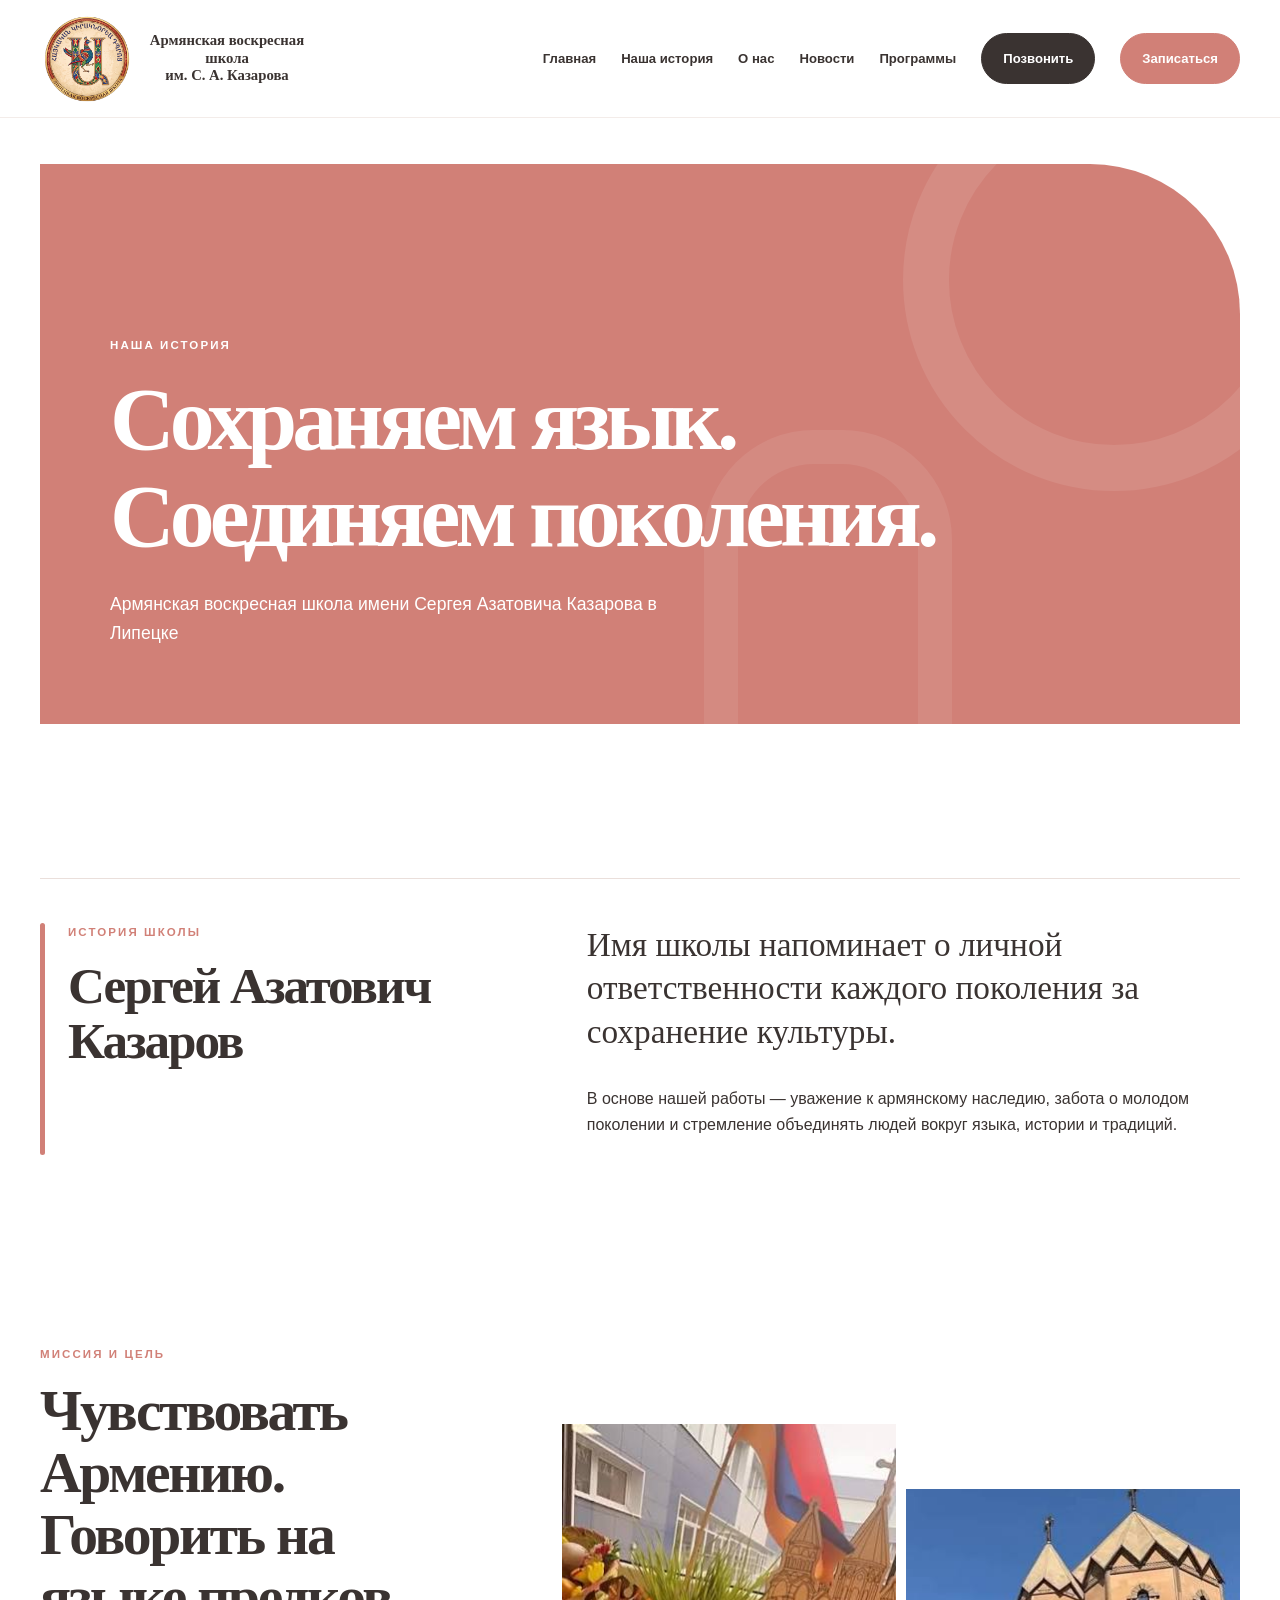
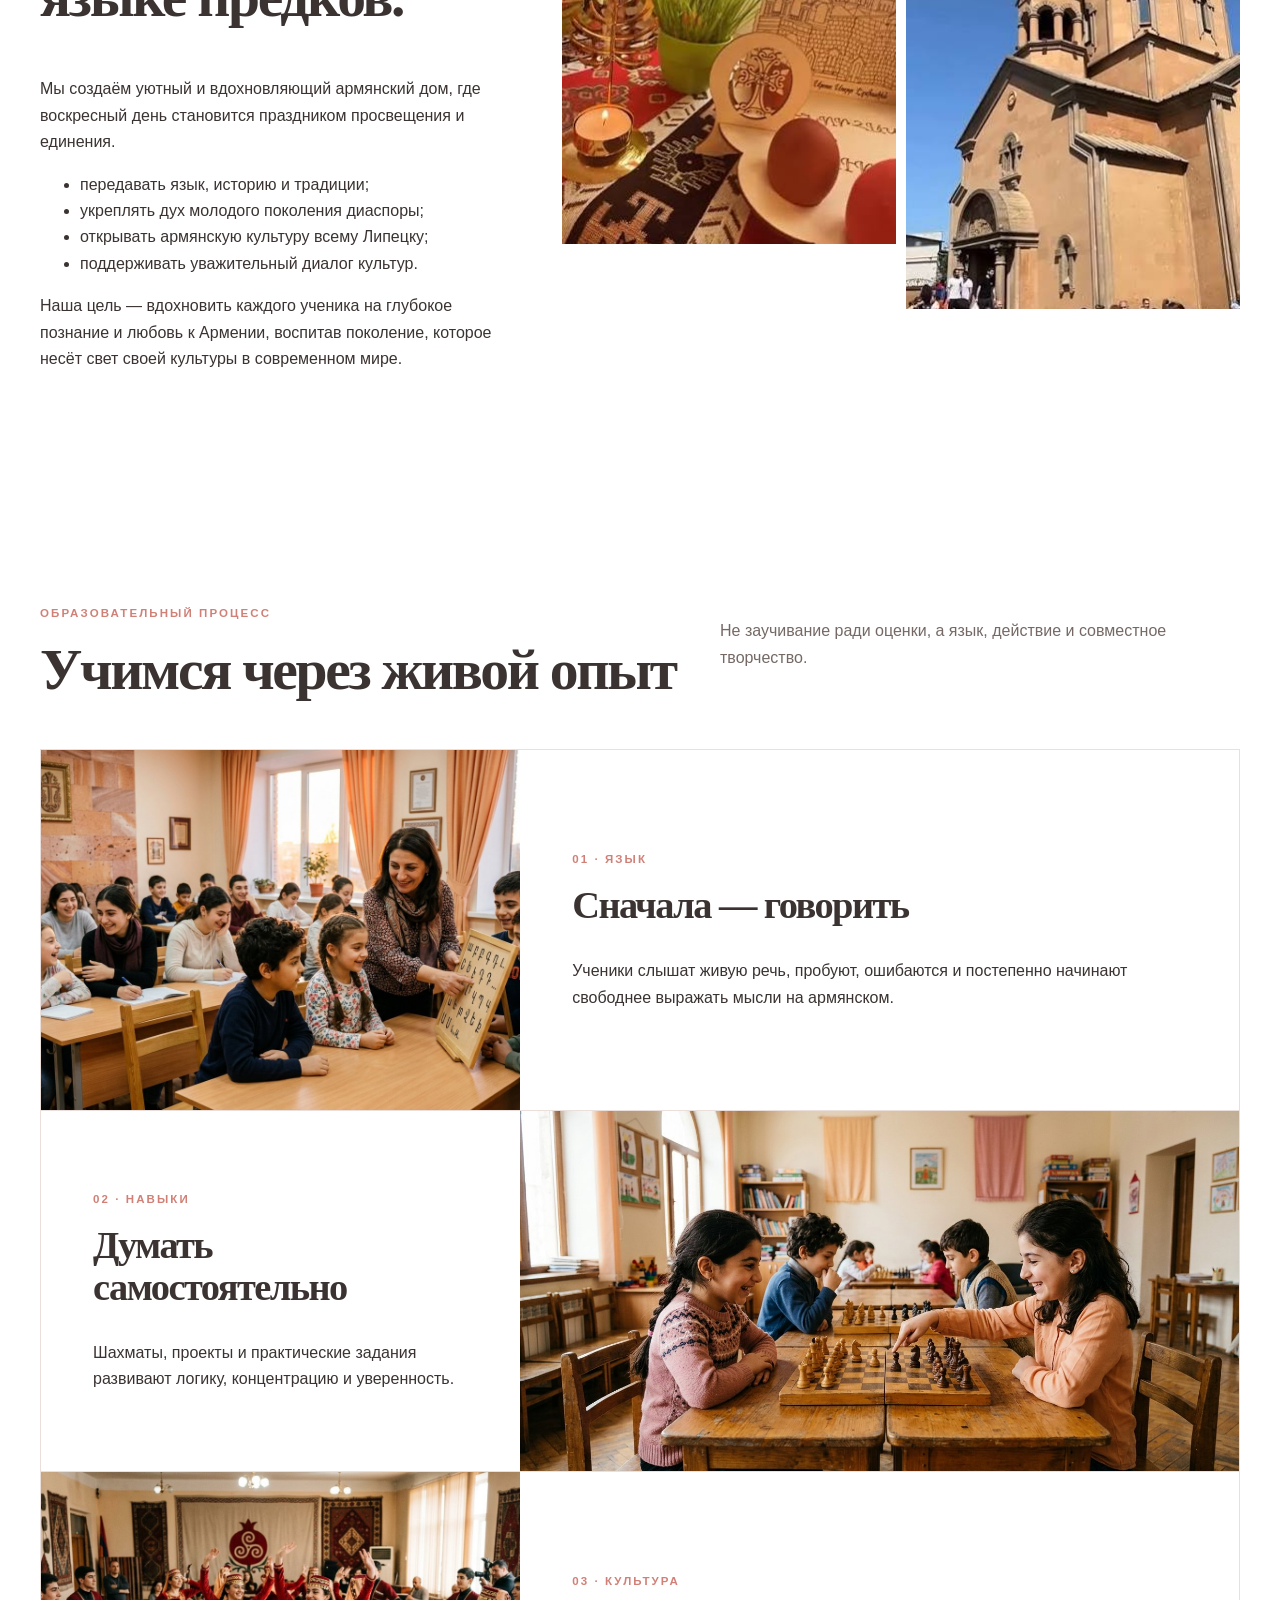
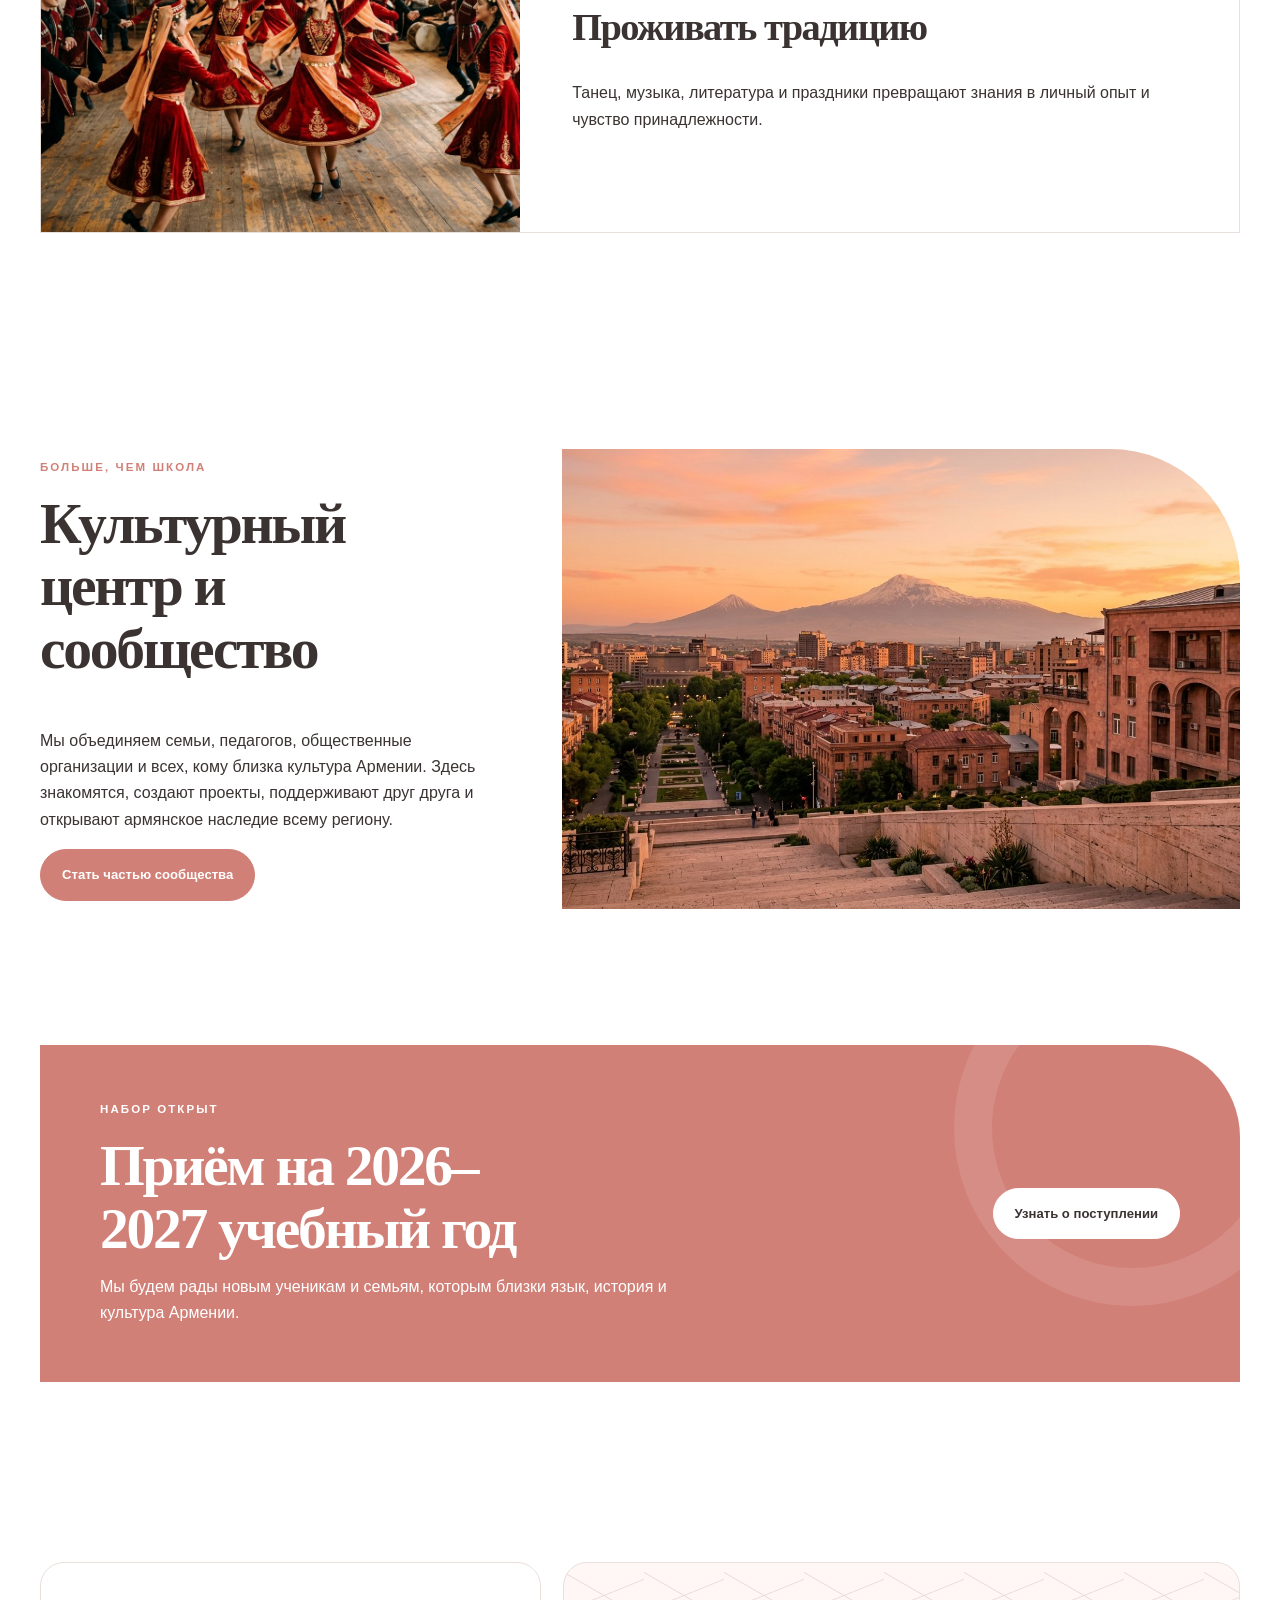
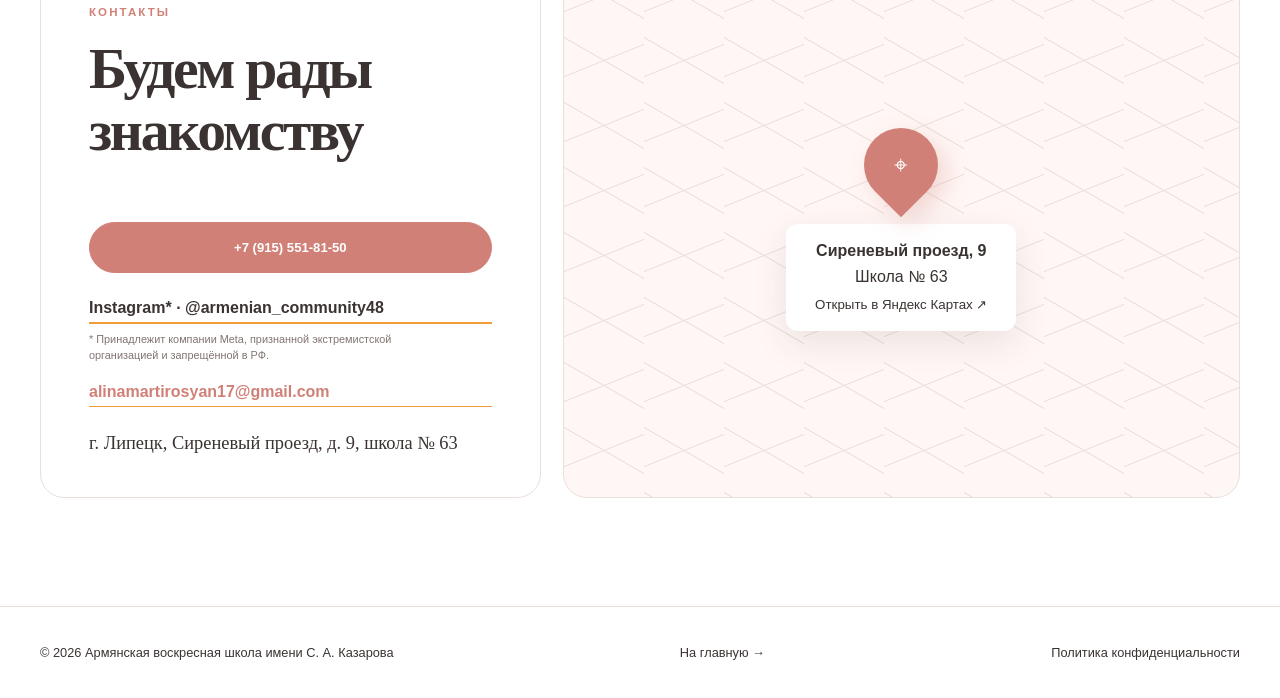
<file: about.html>
<!doctype html><html lang="ru"><head><meta charset="utf-8"><meta name="viewport" content="width=device-width,initial-scale=1"><meta name="description" content="О миссии и истории Армянской воскресной школы имени С. А. Казарова"><title>Наша история — Армянская воскресная школа им. С. А. Казарова</title><link rel="stylesheet" href="v2.css"></head><body><header class="header"><div class="container nav-wrap"><a class="brand" href="index.html"><img src="assets/logo-final.png" alt="Логотип"><span>Армянская воскресная школа<br>им. С. А. Казарова</span></a><div class="mobile-actions"><a class="mobile-call" href="tel:+79155518150">Записаться</a><button class="menu-toggle" aria-label="Открыть меню" aria-expanded="false">☰</button></div><nav class="nav"><a href="index.html">Главная</a><a href="about.html">Наша история</a><a href="more.html">О нас</a><a href="index.html#news">Новости</a><a href="index.html#programs">Программы</a><a class="btn btn-dark" href="tel:+79155518150">Позвонить</a><a class="btn btn-primary" href="#contacts">Записаться</a></nav></div></header><main>
<section class="about-intro"><div class="container"><div class="about-statement"><span class="eyebrow">Наша история</span><h1>Сохраняем язык.<br>Соединяем поколения.</h1><p>Армянская воскресная школа имени Сергея Азатовича Казарова в Липецке</p></div></div></section>
<section class="section"><div class="container name-story"><div class="name-label"><span class="eyebrow">История школы</span><h2>Сергей Азатович Казаров</h2></div><div><p class="quote">Имя школы напоминает о личной ответственности каждого поколения за сохранение культуры.</p><p>В основе нашей работы — уважение к армянскому наследию, забота о молодом поколении и стремление объединять людей вокруг языка, истории и традиций.</p></div></div></section>
<section class="section"><div class="container mission-grid"><div><span class="eyebrow">Миссия и цель</span><h2>Чувствовать Армению. Говорить на языке предков.</h2><p>Мы создаём уютный и вдохновляющий армянский дом, где воскресный день становится праздником просвещения и единения.</p><ul><li>передавать язык, историю и традиции;</li><li>укреплять дух молодого поколения диаспоры;</li><li>открывать армянскую культуру всему Липецку;</li><li>поддерживать уважительный диалог культур.</li></ul><p>Наша цель — вдохновить каждого ученика на глубокое познание и любовь к Армении, воспитав поколение, которое несёт свет своей культуры в современном мире.</p></div><div class="mission-images"><img src="assets/community-table.jpeg" alt="Армянские традиции"><img src="assets/community-church.jpeg" alt="Жизнь армянской общины"></div></div></section>
<section class="section"><div class="container"><div class="section-head"><div><span class="eyebrow">Образовательный процесс</span><h2>Учимся через живой опыт</h2></div><p>Не заучивание ради оценки, а язык, действие и совместное творчество.</p></div><div class="method-list"><article class="method"><img src="assets/hero-school.jpg" alt="Урок армянского языка"><div class="method-copy"><span class="eyebrow">01 · Язык</span><h2>Сначала — говорить</h2><p>Ученики слышат живую речь, пробуют, ошибаются и постепенно начинают свободнее выражать мысли на армянском.</p></div></article><article class="method"><img src="assets/chess.jpg" alt="Занятие шахматами"><div class="method-copy"><span class="eyebrow">02 · Навыки</span><h2>Думать самостоятельно</h2><p>Шахматы, проекты и практические задания развивают логику, концентрацию и уверенность.</p></div></article><article class="method"><img src="assets/dance.jpg" alt="Репетиция танца"><div class="method-copy"><span class="eyebrow">03 · Культура</span><h2>Проживать традицию</h2><p>Танец, музыка, литература и праздники превращают знания в личный опыт и чувство принадлежности.</p></div></article></div></div></section>
<section class="section"><div class="container community-grid"><div><span class="eyebrow">Больше, чем школа</span><h2>Культурный центр и сообщество</h2><p>Мы объединяем семьи, педагогов, общественные организации и всех, кому близка культура Армении. Здесь знакомятся, создают проекты, поддерживают друг друга и открывают армянское наследие всему региону.</p><a class="btn btn-primary" href="#contacts">Стать частью сообщества</a></div><img class="community-photo" src="assets/heritage.jpg" alt="Армянское культурное наследие"></div></section>
<section class="admission"><div class="container"><div class="admission-box"><div><span class="eyebrow">Набор открыт</span><h2>Приём на 2026–2027 учебный год</h2><p>Мы будем рады новым ученикам и семьям, которым близки язык, история и культура Армении.</p></div><a class="btn admission-btn" href="tel:+79155518150">Узнать о поступлении</a></div></div></section>
<section class="section" id="contacts"><div class="container contact-grid"><div class="contact-card"><span class="eyebrow">Контакты</span><h2>Будем рады знакомству</h2><div class="contact-list"><a class="btn btn-primary" href="tel:+79155518150">+7 (915) 551-81-50</a><a class="link" href="https://instagram.com/armenian_community48" title="Instagram — социальная сеть, запрещённая в РФ" aria-label="Открыть Instagram — социальную сеть, запрещённую в РФ">Instagram* · @armenian_community48</a><small class="social-note">* Принадлежит компании Meta, признанной экстремистской организацией и запрещённой в РФ.</small><a class="contact-email" href="mailto:alinamartirosyan17@gmail.com">alinamartirosyan17@gmail.com</a><strong>г. Липецк, Сиреневый проезд, д. 9, школа № 63</strong></div></div><a class="map" href="https://yandex.ru/maps/?text=Липецк%2C%20Сиреневый%20проезд%2C%209" target="_blank"><div class="pin"><div><div class="pin-dot"><span>⌖</span></div><div class="map-label"><b>Сиреневый проезд, 9</b><br><span>Школа № 63</span><br><small>Открыть в Яндекс Картах ↗</small></div></div></div></a></div></section></main><footer class="footer"><div class="container foot"><span>© 2026 Армянская воскресная школа имени С. А. Казарова</span><a href="index.html">На главную →</a><a href="privacy.html">Политика конфиденциальности</a></div></footer><script src="script.js"></script></body></html>
</file>
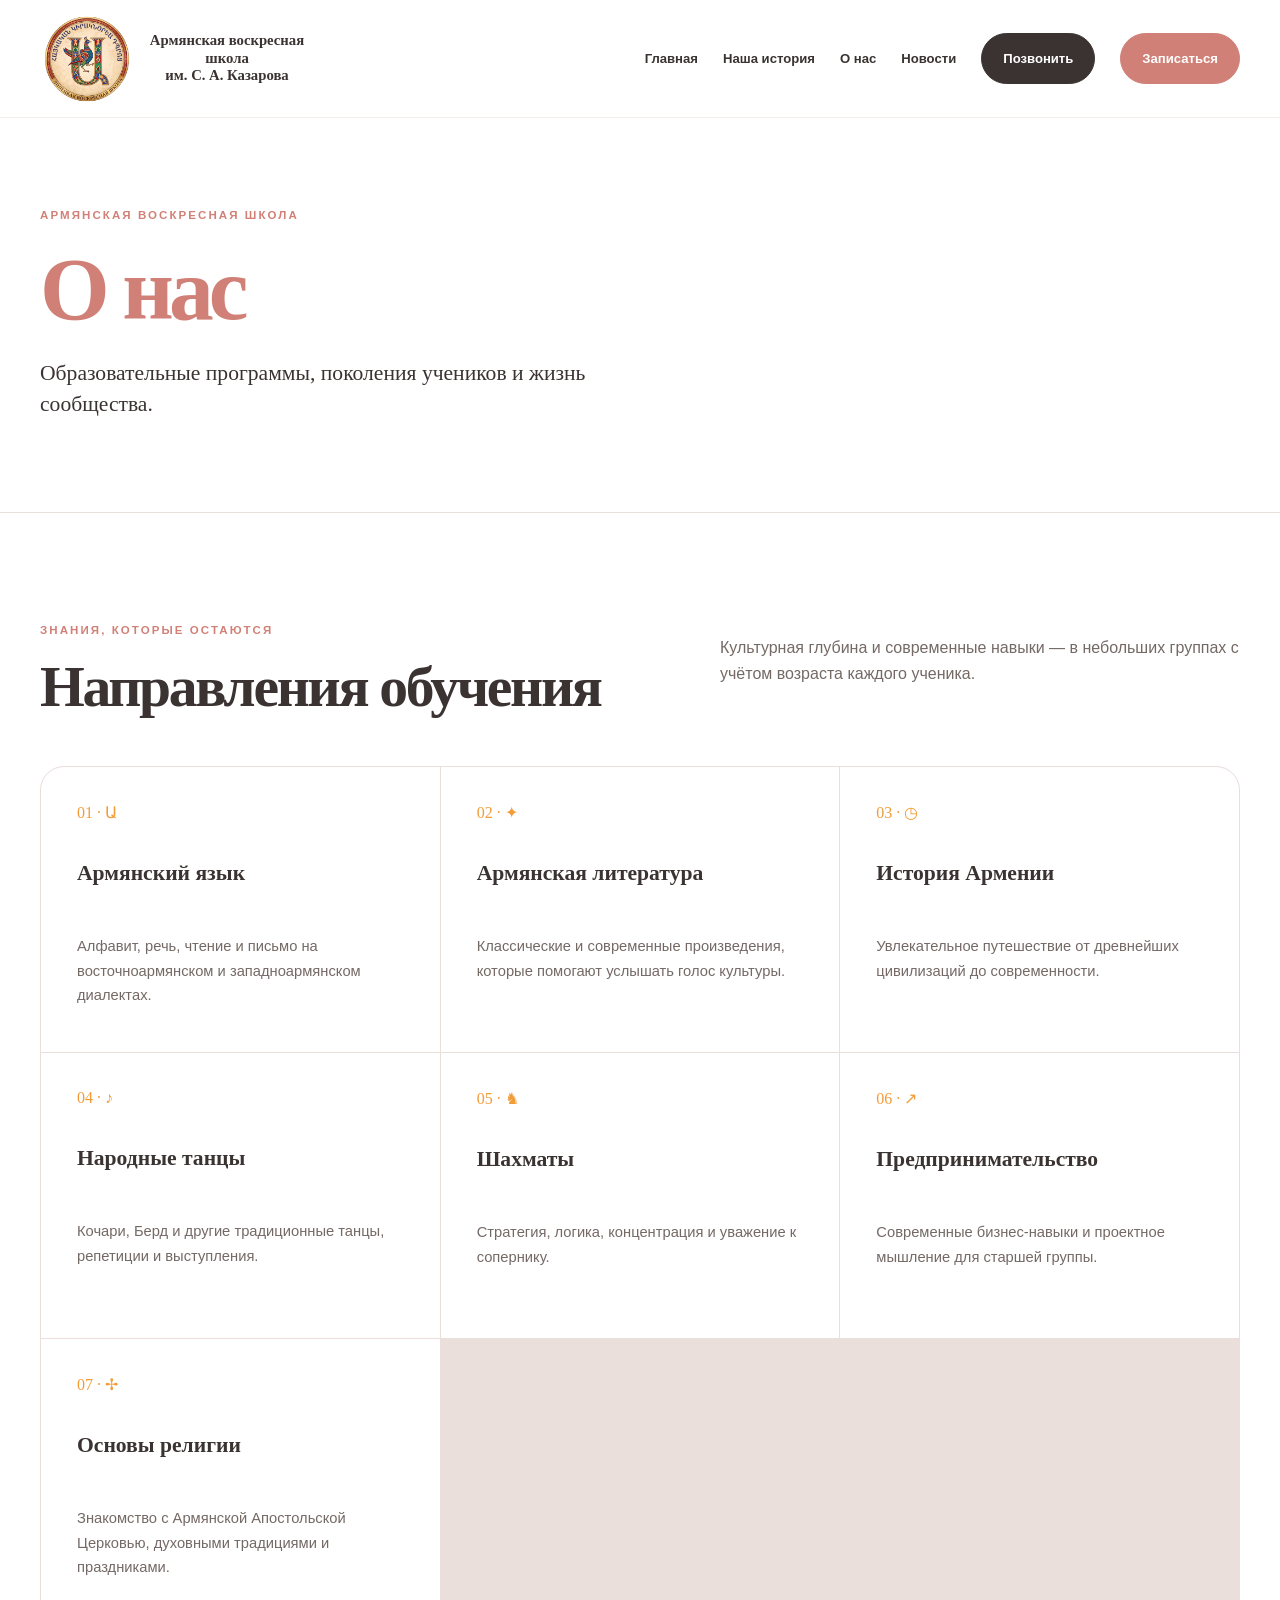
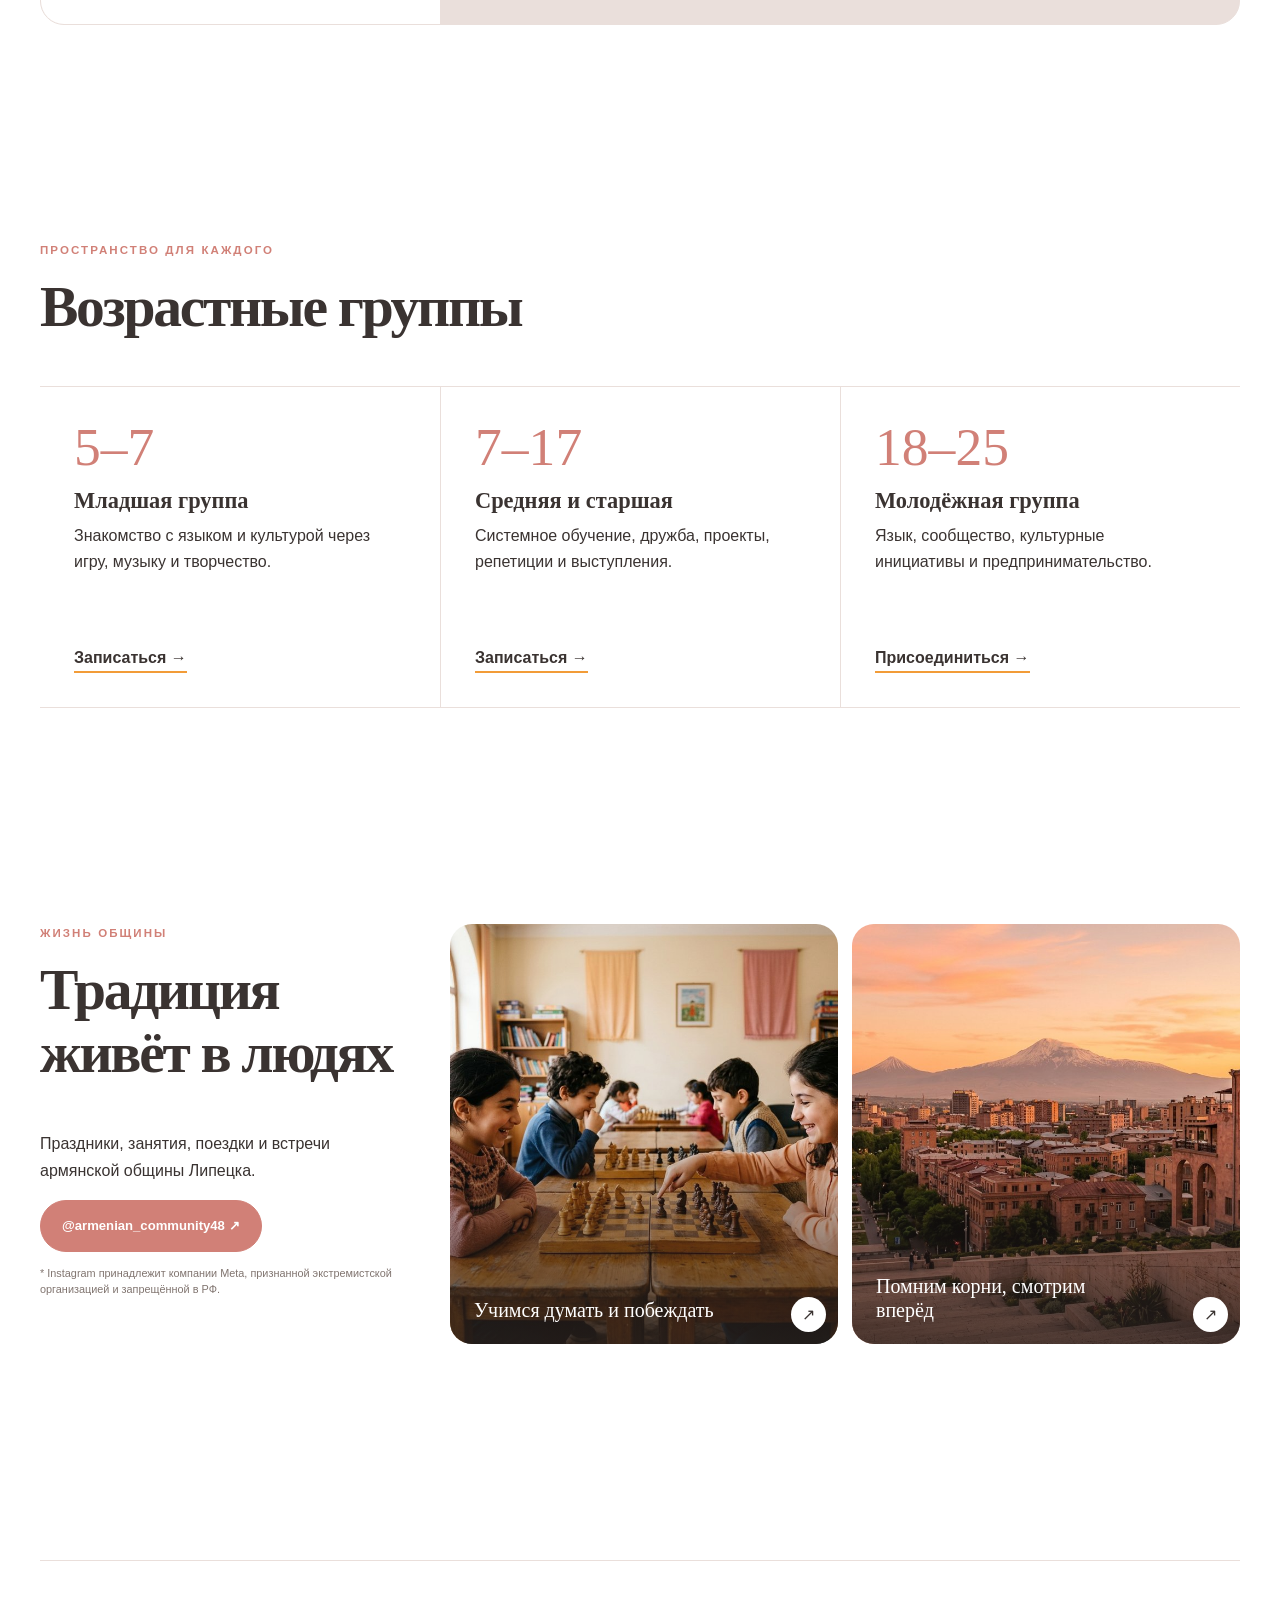
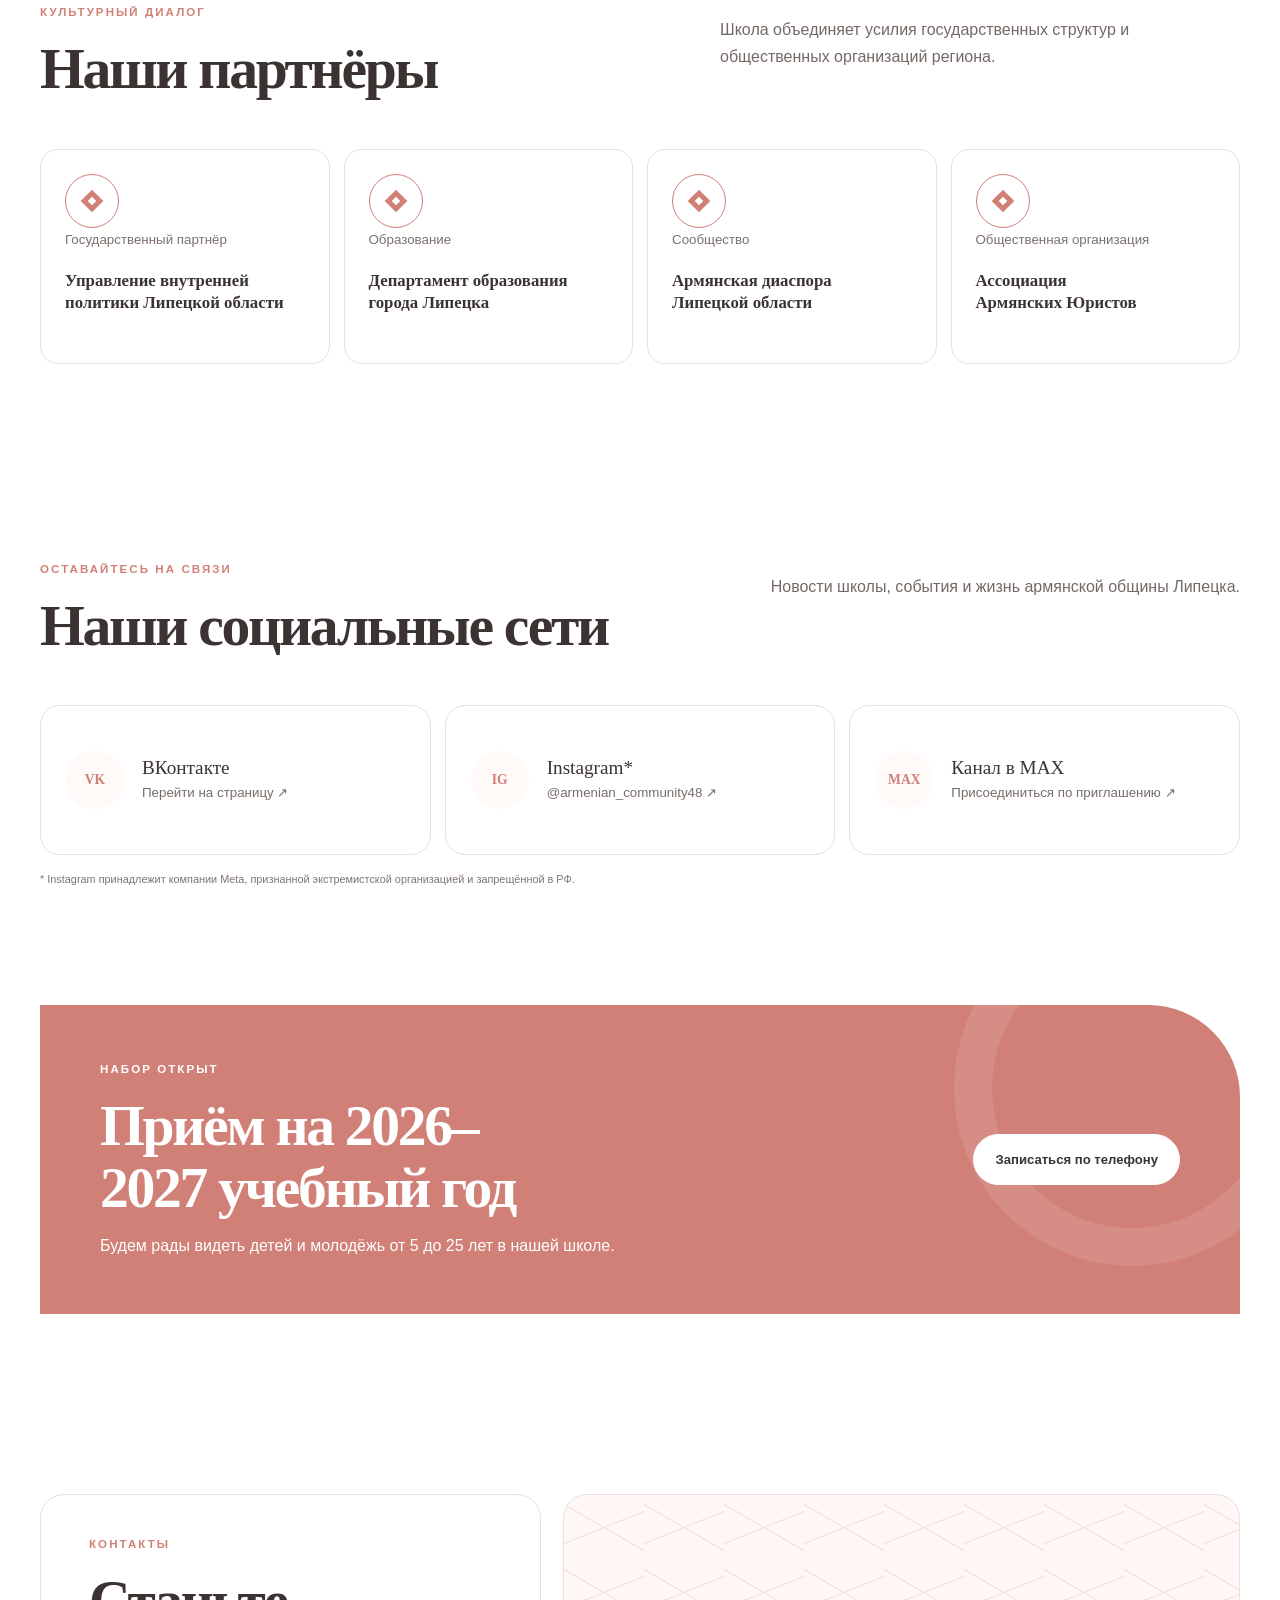
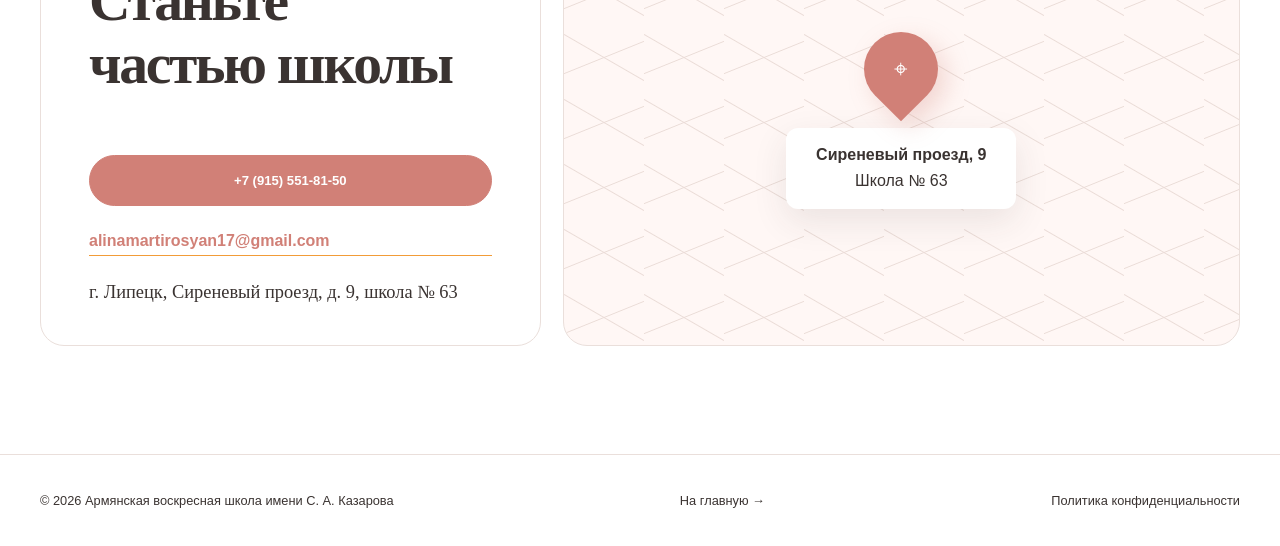
<file: more.html>
<!doctype html><html lang="ru"><head><meta charset="utf-8"><meta name="viewport" content="width=device-width,initial-scale=1"><meta name="description" content="Программы и жизнь Армянской воскресной школы имени С. А. Казарова"><title>О нас — Армянская школа им. С. А. Казарова</title><link rel="stylesheet" href="v2.css"></head><body><header class="header"><div class="container nav-wrap"><a class="brand" href="index.html"><img src="assets/logo-final.png" alt="Логотип"><span>Армянская воскресная школа<br>им. С. А. Казарова</span></a><div class="mobile-actions"><a class="mobile-call" href="tel:+79155518150">Записаться</a><button class="menu-toggle" aria-label="Открыть меню" aria-expanded="false">☰</button></div><nav class="nav"><a href="index.html">Главная</a><a href="about.html">Наша история</a><a href="more.html">О нас</a><a href="index.html#news">Новости</a><a class="btn btn-dark" href="tel:+79155518150">Позвонить</a><a class="btn btn-primary" href="#contacts">Записаться</a></nav></div></header><main><section class="more-hero"><div class="container"><span class="eyebrow">Армянская воскресная школа</span><h1>О нас</h1><p>Образовательные программы, поколения учеников и жизнь сообщества.</p></div></section><section class="section" id="programs"><div class="container"><div class="section-head"><div><span class="eyebrow">Знания, которые остаются</span><h2>Направления обучения</h2></div><p>Культурная глубина и современные навыки — в небольших группах с учётом возраста каждого ученика.</p></div><div class="programs"><article class="program"><span class="program-no">01 · Ա</span><h3>Армянский язык</h3><p>Алфавит, речь, чтение и письмо на восточноармянском и западноармянском диалектах.</p></article><article class="program"><span class="program-no">02 · ✦</span><h3>Армянская литература</h3><p>Классические и современные произведения, которые помогают услышать голос культуры.</p></article><article class="program"><span class="program-no">03 · ◷</span><h3>История Армении</h3><p>Увлекательное путешествие от древнейших цивилизаций до современности.</p></article><article class="program"><span class="program-no">04 · ♪</span><h3>Народные танцы</h3><p>Кочари, Берд и другие традиционные танцы, репетиции и выступления.</p></article><article class="program"><span class="program-no">05 · ♞</span><h3>Шахматы</h3><p>Стратегия, логика, концентрация и уважение к сопернику.</p></article><article class="program"><span class="program-no">06 · ↗</span><h3>Предпринимательство</h3><p>Современные бизнес-навыки и проектное мышление для старшей группы.</p></article><article class="program"><span class="program-no">07 · ✢</span><h3>Основы религии</h3><p>Знакомство с Армянской Апостольской Церковью, духовными традициями и праздниками.</p></article></div></div></section>
<section class="section arch-band"><div class="container"><div class="section-head"><div><span class="eyebrow">Пространство для каждого</span><h2>Возрастные группы</h2></div></div><div class="ages"><article class="age"><b>5–7</b><div class="age-mark"></div><h3>Младшая группа</h3><p>Знакомство с языком и культурой через игру, музыку и творчество.</p><a class="link" href="#contacts">Записаться →</a></article><article class="age"><b>7–17</b><div class="age-mark"></div><h3>Средняя и старшая</h3><p>Системное обучение, дружба, проекты, репетиции и выступления.</p><a class="link" href="#contacts">Записаться →</a></article><article class="age"><b>18–25</b><div class="age-mark"></div><h3>Молодёжная группа</h3><p>Язык, сообщество, культурные инициативы и предпринимательство.</p><a class="link" href="#contacts">Присоединиться →</a></article></div></div></section>
<section class="section" id="community"><div class="container gallery-layout"><div class="gallery-copy"><span class="eyebrow">Жизнь общины</span><h2>Традиция живёт в людях</h2><p>Праздники, занятия, поездки и встречи армянской общины Липецка.</p><a class="btn btn-primary" href="https://instagram.com/armenian_community48" rel="noopener" target="_blank" title="Instagram — социальная сеть, запрещённая в РФ" aria-label="Открыть Instagram — социальную сеть, запрещённую в РФ">@armenian_community48 ↗</a><p class="social-note">* Instagram принадлежит компании Meta, признанной экстремистской организацией и запрещённой в РФ.</p></div><div class="gallery"><a href="https://instagram.com/armenian_community48" target="_blank" title="Instagram — социальная сеть, запрещённая в РФ" aria-label="Открыть Instagram — социальную сеть, запрещённую в РФ"><img alt="Занятие шахматами" src="assets/chess.jpg"/><span class="photo-caption">Учимся думать и побеждать</span></a><a href="https://instagram.com/armenian_community48" target="_blank" title="Instagram — социальная сеть, запрещённая в РФ" aria-label="Открыть Instagram — социальную сеть, запрещённую в РФ"><img alt="Армянское наследие" src="assets/heritage.jpg"/><span class="photo-caption">Помним корни, смотрим вперёд</span></a></div></div></section>
<section class="section"><div class="container partners-wrap"><div class="section-head"><div><span class="eyebrow">Культурный диалог</span><h2>Наши партнёры</h2></div><p>Школа объединяет усилия государственных структур и общественных организаций региона.</p></div><div class="partners"><article class="partner"><div aria-hidden="true" class="partner-mark"></div><div><small>Государственный партнёр</small><h3>Управление внутренней политики Липецкой области</h3></div></article><article class="partner"><div aria-hidden="true" class="partner-mark"></div><div><small>Образование</small><h3>Департамент образования города Липецка</h3></div></article><article class="partner"><div aria-hidden="true" class="partner-mark"></div><div><small>Сообщество</small><h3>Армянская диаспора Липецкой области</h3></div></article><article class="partner"><div aria-hidden="true" class="partner-mark"></div><div><small>Общественная организация</small><h3>Ассоциация Армянских Юристов</h3></div></article></div></div></section>
<section class="social-section"><div class="container"><div class="section-head"><div><span class="eyebrow">Оставайтесь на связи</span><h2>Наши социальные сети</h2></div><p>Новости школы, события и жизнь армянской общины Липецка.</p></div><div class="social-links"><a class="social-card social-vk" href="https://vk.ru/id782507020" target="_blank" rel="noopener noreferrer"><span class="social-icon">VK</span><span><b>ВКонтакте</b><small>Перейти на страницу ↗</small></span></a><a class="social-card social-instagram" href="https://instagram.com/armenian_community48" target="_blank" rel="noopener noreferrer" title="Instagram — социальная сеть, запрещённая в РФ" aria-label="Открыть Instagram — социальную сеть, запрещённую в РФ"><span class="social-icon">IG</span><span><b>Instagram*</b><small>@armenian_community48 ↗</small></span></a><a class="social-card social-max" href="https://max.ru/join/BCh4eikeStUTcJvP-KcszPPCqipkx2rPu4PG3RjVb3o" target="_blank" rel="noopener noreferrer"><span class="social-icon">MAX</span><span><b>Канал в MAX</b><small>Присоединиться по приглашению ↗</small></span></a></div><p class="social-disclaimer">* Instagram принадлежит компании Meta, признанной экстремистской организацией и запрещённой в РФ.</p></div></section><section class="admission"><div class="container"><div class="admission-box"><div><span class="eyebrow">Набор открыт</span><h2>Приём на 2026–2027 учебный год</h2><p>Будем рады видеть детей и молодёжь от 5 до 25 лет в нашей школе.</p></div><a class="btn admission-btn" href="tel:+79155518150">Записаться по телефону</a></div></div></section><section class="section" id="contacts"><div class="container contact-grid"><div class="contact-card"><span class="eyebrow">Контакты</span><h2>Станьте частью школы</h2><div class="contact-list"><a class="btn btn-primary" href="tel:+79155518150">+7 (915) 551-81-50</a><a class="contact-email" href="mailto:alinamartirosyan17@gmail.com">alinamartirosyan17@gmail.com</a><strong>г. Липецк, Сиреневый проезд, д. 9, школа № 63</strong></div></div><a class="map" href="https://yandex.ru/maps/?text=Липецк%2C%20Сиреневый%20проезд%2C%209" target="_blank"><div class="pin"><div><div class="pin-dot"><span>⌖</span></div><div class="map-label"><b>Сиреневый проезд, 9</b><br><span>Школа № 63</span></div></div></div></a></div></section></main><footer class="footer"><div class="container foot"><span>© 2026 Армянская воскресная школа имени С. А. Казарова</span><a href="index.html">На главную →</a><a href="privacy.html">Политика конфиденциальности</a></div></footer><script src="script.js"></script></body></html>
</file>
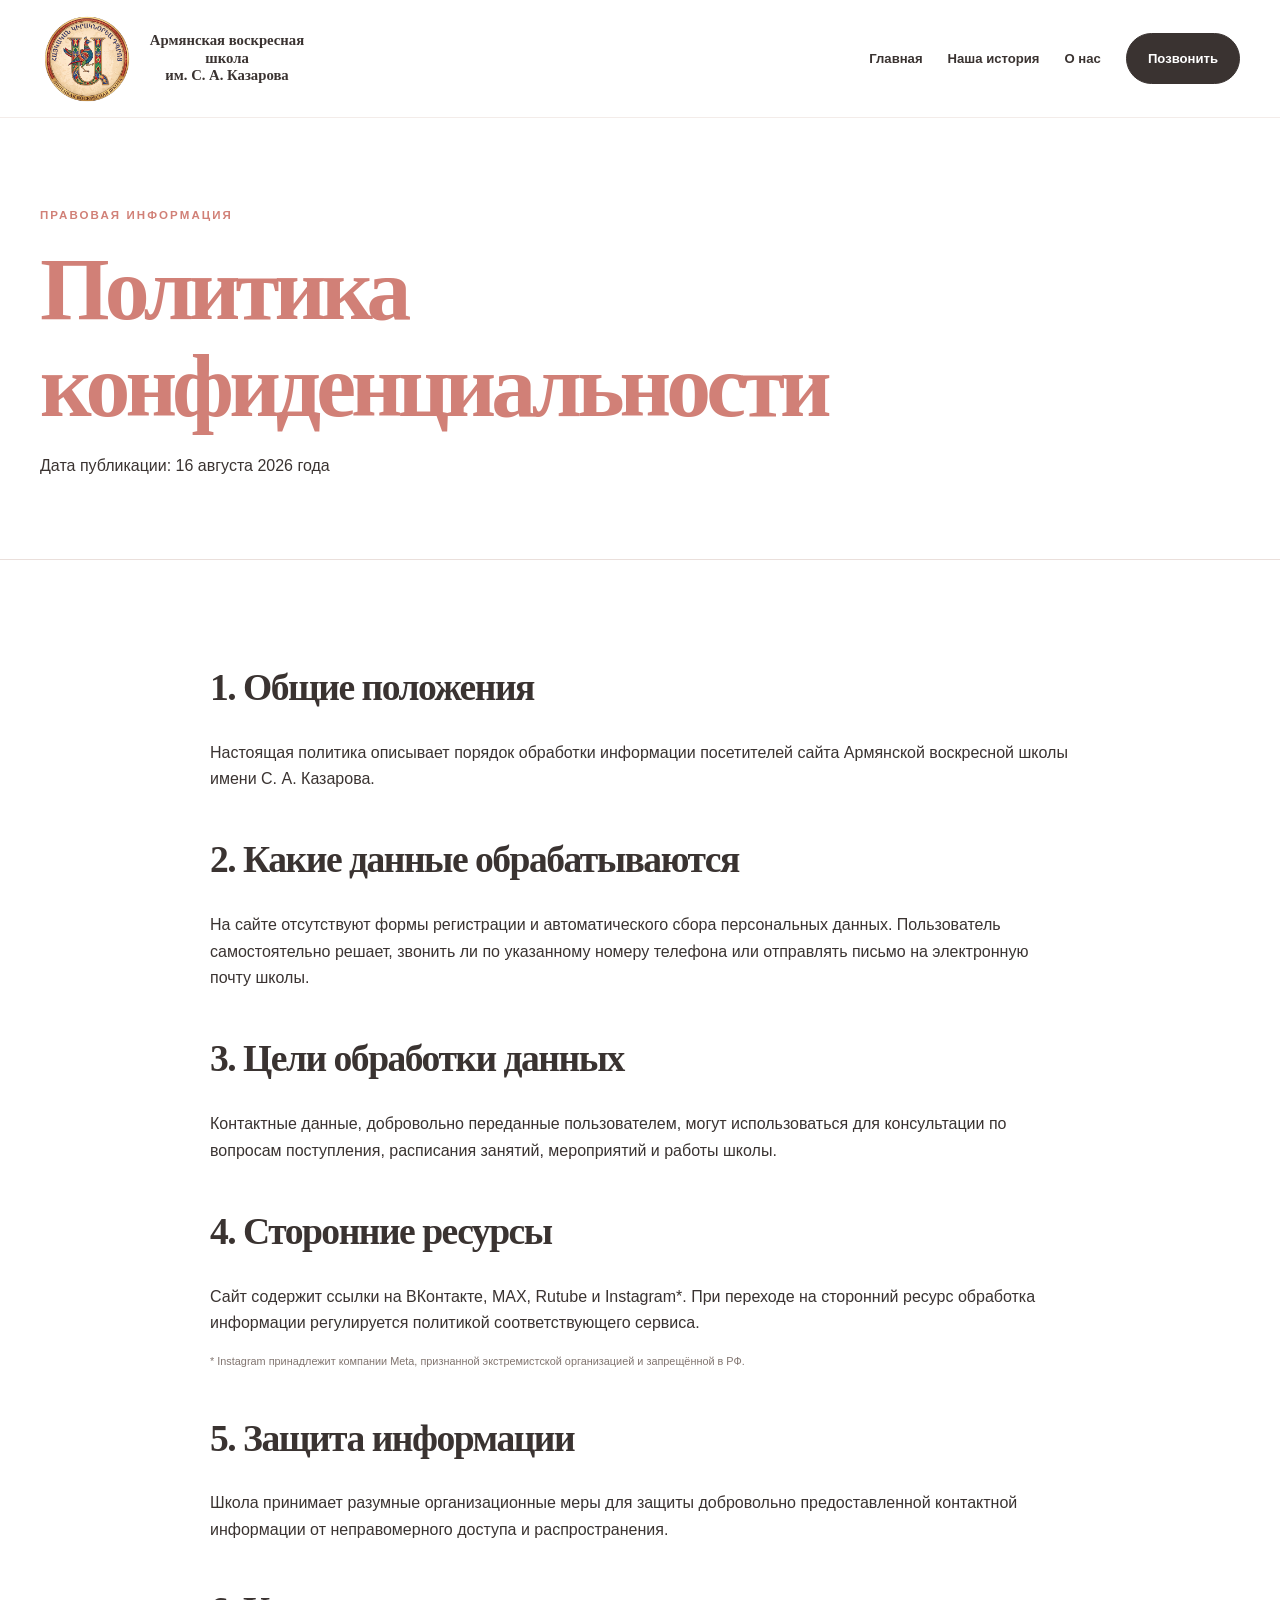
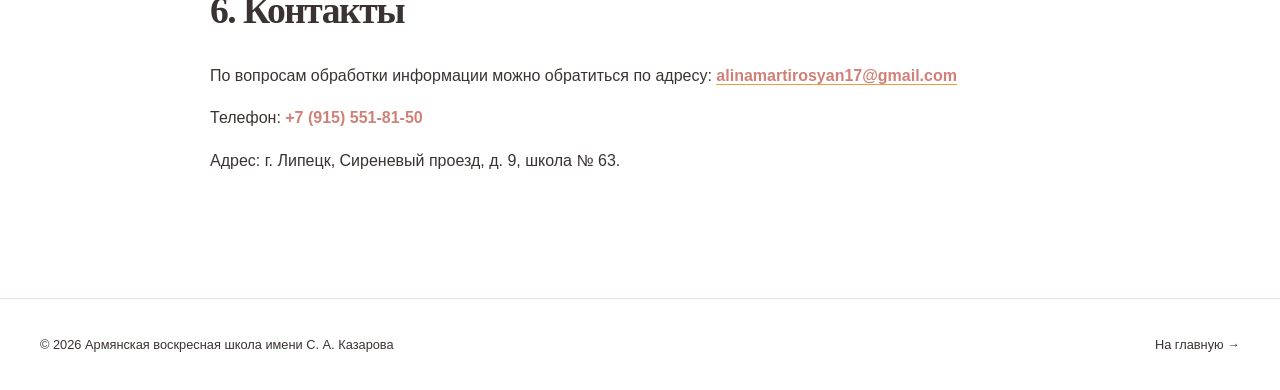
<file: privacy.html>
<!doctype html>
<html lang="ru">
<head>
  <meta charset="utf-8">
  <meta name="viewport" content="width=device-width,initial-scale=1">
  <meta name="description" content="Политика конфиденциальности Армянской воскресной школы имени С. А. Казарова">
  <title>Политика конфиденциальности — Армянская воскресная школа</title>
  <link rel="stylesheet" href="v2.css">
</head>
<body>
<header class="header">
  <div class="container nav-wrap">
    <a class="brand" href="index.html">
      <img src="assets/logo-final.png" alt="Логотип школы">
      <span>Армянская воскресная школа<br>им. С. А. Казарова</span>
    </a>

    <div class="mobile-actions">
      <a class="mobile-call" href="tel:+79155518150">Записаться</a>
      <button class="menu-toggle"
              aria-label="Открыть меню"
              aria-expanded="false">☰</button>
    </div>

    <nav class="nav">
      <a href="index.html">Главная</a>
      <a href="about.html">Наша история</a>
      <a href="more.html">О нас</a>
      <a class="btn btn-dark" href="tel:+79155518150">Позвонить</a>
    </nav>
  </div>
</header>

<main class="privacy-page">
  <section class="privacy-hero">
    <div class="container">
      <span class="eyebrow">Правовая информация</span>
      <h1>Политика конфиденциальности</h1>
      <p>Дата публикации: 16 августа 2026 года</p>
    </div>
  </section>

  <section class="section">
    <div class="container privacy-content">
      <h2>1. Общие положения</h2>
      <p>
        Настоящая политика описывает порядок обработки информации
        посетителей сайта Армянской воскресной школы имени
        С. А. Казарова.
      </p>

      <h2>2. Какие данные обрабатываются</h2>
      <p>
        На сайте отсутствуют формы регистрации и автоматического сбора
        персональных данных. Пользователь самостоятельно решает,
        звонить ли по указанному номеру телефона или отправлять письмо
        на электронную почту школы.
      </p>

      <h2>3. Цели обработки данных</h2>
      <p>
        Контактные данные, добровольно переданные пользователем,
        могут использоваться для консультации по вопросам поступления,
        расписания занятий, мероприятий и работы школы.
      </p>

      <h2>4. Сторонние ресурсы</h2>
      <p>
        Сайт содержит ссылки на ВКонтакте, MAX, Rutube и Instagram*.
        При переходе на сторонний ресурс обработка информации
        регулируется политикой соответствующего сервиса.
      </p>
      <p class="social-disclaimer">
        * Instagram принадлежит компании Meta, признанной
        экстремистской организацией и запрещённой в РФ.
      </p>

      <h2>5. Защита информации</h2>
      <p>
        Школа принимает разумные организационные меры для защиты
        добровольно предоставленной контактной информации от
        неправомерного доступа и распространения.
      </p>

      <h2>6. Контакты</h2>
      <p>
        По вопросам обработки информации можно обратиться по адресу:
        <a class="contact-email"
           href="mailto:alinamartirosyan17@gmail.com">
          alinamartirosyan17@gmail.com
        </a>
      </p>
      <p>
        Телефон:
        <a href="tel:+79155518150">+7 (915) 551-81-50</a>
      </p>
      <p>
        Адрес: г. Липецк, Сиреневый проезд, д. 9, школа № 63.
      </p>
    </div>
  </section>
</main>

<footer class="footer">
  <div class="container foot">
    <span>© 2026 Армянская воскресная школа имени С. А. Казарова</span>
    <a href="index.html">На главную →</a>
  </div>
</footer>

<script src="script.js"></script>
</body>
</html>
</file>
<file: v2.css>
:root{--tuff:#D18077;--apricot:#F29C38;--basalt:#3A3331;--white:#fff;--line:#eadfdb;--soft:#fff9f7}*{box-sizing:border-box}html{scroll-behavior:smooth}body{margin:0;background:#fff;color:var(--basalt);font:16px/1.65 Arial,sans-serif}a{color:inherit;text-decoration:none}h1,h2,h3,p{margin-top:0}h1,h2,h3{font-family:Georgia,serif;line-height:1.08}h1{font-size:clamp(3.2rem,7vw,6.7rem);letter-spacing:-.055em}h2{font-size:clamp(2.1rem,4.5vw,4.2rem);letter-spacing:-.04em}.container{width:min(1200px,calc(100% - 40px));margin:auto}.eyebrow{display:block;color:var(--tuff);font-size:.72rem;font-weight:800;letter-spacing:.18em;text-transform:uppercase;margin-bottom:16px}.section{padding:108px 0}.btn{display:inline-flex;align-items:center;justify-content:center;padding:14px 21px;border-radius:100px;border:1px solid var(--basalt);font-size:.82rem;font-weight:800;transition:.2s}.btn:hover{transform:translateY(-2px);background:var(--apricot);border-color:var(--apricot)}.btn-primary{background:var(--tuff);border-color:var(--tuff);color:#fff}.btn-dark{background:var(--basalt);color:#fff}.link{font-weight:800;border-bottom:2px solid var(--apricot)}
.header{height:96px;background:#fff;position:sticky;top:0;z-index:30;border-bottom:1px solid #f3ece9}.nav-wrap{height:100%;display:flex;align-items:center;justify-content:space-between;gap:24px}.brand{display:flex;align-items:center;gap:12px;max-width:330px;font:700 .92rem/1.2 Georgia,serif}.brand img{width:65px;height:65px;object-fit:contain}.nav{display:flex;gap:25px;align-items:center}.nav>a:not(.btn){font-size:.82rem;font-weight:800}.nav>a:hover{color:var(--tuff)}.menu-toggle{display:none;border:0;background:transparent;font-size:1.6rem}
.hero{padding:30px 0 78px}.hero-layout{display:grid;grid-template-columns:minmax(0,2.1fr) minmax(290px,.9fr);gap:20px}.hero-photo{height:640px;border-radius:0 120px 0 0;overflow:hidden;position:relative;color:white}.hero-photo img{width:100%;height:100%;object-fit:cover}.hero-photo:after{content:"";position:absolute;inset:0;background:linear-gradient(180deg,rgba(40,30,28,.06) 15%,rgba(40,30,28,.86))}.hero-copy{position:absolute;z-index:2;left:48px;right:38px;bottom:44px}.hero-copy h1{max-width:850px;margin:14px 0 18px}.tag{display:inline-block;background:var(--tuff);padding:7px 12px;border-radius:30px;text-transform:uppercase;font-size:.7rem;font-weight:bold;letter-spacing:.12em}.hero-aside{border:1px solid var(--line);padding:38px 34px;position:relative;overflow:hidden;display:flex;flex-direction:column;justify-content:space-between}.hero-aside:before{content:"Ա";position:absolute;right:-25px;top:-50px;color:#f7e6e3;font:18rem/1 Georgia,serif;z-index:-1}.hero-aside h2{font-size:2.5rem}.hero-aside p{color:#6f6460}.mini-stats{display:grid;gap:0}.mini-stat{padding:20px 0;border-top:1px solid var(--line)}.mini-stat b{display:block;color:var(--tuff);font:2.7rem/1 Georgia,serif}.mini-stat span{font-size:.8rem;text-transform:uppercase;letter-spacing:.08em}
.intro-grid{display:grid;grid-template-columns:.75fr 1.6fr;gap:90px;align-items:start}.intro-title{position:sticky;top:135px}.lead{font:clamp(1.7rem,3vw,2.8rem)/1.25 Georgia,serif}.facts{display:grid;grid-template-columns:repeat(3,1fr);margin-top:42px;border-top:1px solid var(--line);border-bottom:1px solid var(--line)}.fact{padding:28px 20px 28px 0}.fact+.fact{padding-left:28px;border-left:1px solid var(--line)}.fact b{display:block;color:var(--tuff);font:2.8rem Georgia,serif}.section-head{display:flex;justify-content:space-between;align-items:end;gap:30px;margin-bottom:48px}.section-head p{max-width:520px;color:#746965}.programs{display:grid;grid-template-columns:repeat(3,1fr);gap:1px;background:var(--line);border:1px solid var(--line)}.program{background:#fff;padding:36px;min-height:270px;position:relative;transition:.25s}.program:hover{z-index:2;box-shadow:0 18px 50px #3a333118;transform:translateY(-4px)}.program-no{font:1rem Georgia,serif;color:var(--apricot)}.program h3{font-size:1.45rem;margin-top:45px}.program p{color:#746965;font-size:.92rem}
.arch-band{position:relative;border-top:1px solid var(--line);border-bottom:1px solid var(--line)}.arch-band:before,.arch-band:after{content:"";position:absolute;width:210px;height:110px;border:18px solid #f6e5e2;border-bottom:0;border-radius:120px 120px 0 0;top:-1px}.arch-band:before{left:4%}.arch-band:after{right:4%}.ages{display:grid;grid-template-columns:repeat(3,1fr);gap:22px;position:relative}.age{background:#fff;border:1px solid var(--line);padding:36px;border-radius:130px 130px 0 0;min-height:420px;text-align:center;padding-top:70px}.age b{display:block;color:var(--tuff);font:4.5rem/1 Georgia,serif}.age h3{font-size:1.4rem}.age-mark{width:45px;height:45px;margin:30px auto;border-radius:50%;background:var(--apricot);position:relative}.age-mark:after{content:"";position:absolute;inset:11px;border:2px solid white;transform:rotate(45deg)}
.gallery-layout{display:grid;grid-template-columns:.62fr 1.38fr;gap:55px;align-items:start}.gallery-copy{position:sticky;top:135px}.gallery{display:grid;grid-template-columns:1.15fr .85fr;grid-template-rows:240px 240px 240px;gap:10px}.gallery a{overflow:hidden;position:relative}.gallery a:first-child{grid-row:span 2}.gallery a:last-child{grid-column:span 2}.gallery img{width:100%;height:100%;object-fit:cover;transition:.3s}.gallery a:hover img{transform:scale(1.035)}.gallery a:after{content:"↗";position:absolute;right:12px;bottom:12px;width:35px;height:35px;border-radius:50%;display:grid;place-items:center;background:white;color:var(--basalt)}
.partners-wrap{border-top:1px solid var(--line);padding-top:42px}.partners{display:grid;grid-template-columns:repeat(4,1fr)}.partner{min-height:230px;padding:28px;border-right:1px solid var(--line);display:flex;flex-direction:column;justify-content:space-between}.partner:first-child{border-left:1px solid var(--line)}.seal{width:68px;height:68px;border:1px solid var(--tuff);border-radius:50%;display:grid;place-items:center;color:var(--tuff);font:1.45rem Georgia,serif}.partner h3{font-size:1.05rem;margin:26px 0 0}.partner small{color:#7c716c}
.contact-grid{display:grid;grid-template-columns:.85fr 1.15fr;gap:65px}.contact-card{padding:45px;border:1px solid var(--line)}.contact-list{display:grid;gap:16px}.map{min-height:430px;position:relative;overflow:hidden;background:#fff7f5;border:1px solid var(--line)}.map:before{content:"";position:absolute;inset:0;background:linear-gradient(30deg,transparent 49%,#eadcd7 50%,transparent 51%),linear-gradient(-22deg,transparent 49%,#eadcd7 50%,transparent 51%);background-size:80px 65px}.pin{position:absolute;inset:0;display:grid;place-items:center;text-align:center}.pin-dot{width:74px;height:74px;border-radius:50% 50% 50% 0;background:var(--tuff);color:#fff;transform:rotate(-45deg);display:grid;place-items:center;margin:auto}.pin-dot span{transform:rotate(45deg);font-size:1.5rem}.map-label{margin-top:22px;background:#fff;padding:14px 20px;box-shadow:0 12px 35px #3a33311a}.footer{padding:35px 0;border-top:1px solid var(--line);font-size:.8rem}.foot{display:flex;justify-content:space-between;gap:20px}
@media(max-width:900px){.nav{display:none;position:absolute;top:82px;left:20px;right:20px;background:white;padding:24px;box-shadow:0 20px 50px #3a333122;flex-direction:column;align-items:stretch}.nav.open{display:flex}.menu-toggle{display:block}.hero-layout,.intro-grid,.gallery-layout,.contact-grid{grid-template-columns:1fr}.hero-photo{height:580px}.hero-aside{min-height:420px}.intro-title,.gallery-copy{position:static}.programs{grid-template-columns:repeat(2,1fr)}.ages{grid-template-columns:1fr}.partners{grid-template-columns:repeat(2,1fr)}.partner:nth-child(3){border-left:1px solid var(--line);border-top:1px solid var(--line)}.partner:nth-child(4){border-top:1px solid var(--line)}}
@media(max-width:600px){.container{width:calc(100% - 30px)}.section{padding:76px 0}.header{height:78px}.brand{font-size:.76rem}.brand img{width:52px;height:52px}.hero{padding-top:12px}.hero-photo{height:510px;border-radius:0 70px 0 0}.hero-copy{left:22px;right:20px;bottom:28px}.hero-copy h1{font-size:3rem}.hero-aside{padding:28px}.facts{grid-template-columns:1fr}.fact+.fact{padding-left:0;border-left:0;border-top:1px solid var(--line)}.section-head{display:block}.programs{grid-template-columns:1fr}.gallery{grid-template-columns:1fr 1fr;grid-template-rows:180px 180px 180px}.partners{grid-template-columns:1fr}.partner,.partner:nth-child(3),.partner:nth-child(4){border:1px solid var(--line);border-bottom:0}.partner:last-child{border-bottom:1px solid var(--line)}.contact-card{padding:28px}.foot{display:block;text-align:center}}
.news-grid{display:grid;grid-template-columns:1.25fr .75fr .75fr;gap:18px}.news-card{position:relative;min-height:430px;overflow:hidden;color:#fff}.news-card:not(:first-child){min-height:430px}.news-card img{width:100%;height:100%;object-fit:cover;position:absolute;inset:0;transition:.35s}.news-card:after{content:"";position:absolute;inset:0;background:linear-gradient(180deg,transparent 20%,rgba(44,35,32,.9))}.news-card:hover img{transform:scale(1.035)}.news-copy{position:absolute;z-index:2;left:28px;right:25px;bottom:27px}.news-copy .eyebrow{color:#ffc372;margin-bottom:10px}.news-copy h3{font-size:1.5rem;margin-bottom:10px}.news-copy p{font-size:.86rem;margin:0;color:#f5edeb}.news-feature .news-copy h3{font-size:2.1rem}.about-hero{padding:82px 0 0}.about-hero-box{min-height:430px;background:var(--tuff);color:#fff;padding:65px;position:relative;overflow:hidden;border-radius:0 150px 0 0}.about-hero-box:after{content:"Ա";position:absolute;right:3%;bottom:-22%;font:24rem/1 Georgia,serif;color:#fff1}.about-hero-box h1{position:relative;z-index:1;max-width:850px}.bio-grid,.mission-grid,.community-grid{display:grid;grid-template-columns:.8fr 1.2fr;gap:70px;align-items:center}.bio-portrait{min-height:500px;border:1px solid var(--line);display:grid;place-items:center;border-radius:140px 140px 0 0}.bio-portrait img{width:75%;height:75%;object-fit:contain}.quote{font:clamp(1.5rem,2.6vw,2.5rem)/1.3 Georgia,serif}.mission-images{display:grid;grid-template-columns:1fr 1fr;gap:10px}.mission-images img{width:100%;height:420px;object-fit:cover}.mission-images img+img{margin-top:65px}.method-list{display:grid;gap:1px;background:var(--line);border:1px solid var(--line)}.method{display:grid;grid-template-columns:.8fr 1.2fr;background:#fff;align-items:center}.method:nth-child(even) img{order:2}.method img{width:100%;height:300px;object-fit:cover}.method-copy{padding:45px}.community-photo{width:100%;height:460px;object-fit:cover;border-radius:0 130px 0 0}@media(max-width:900px){.news-grid{grid-template-columns:1fr 1fr}.news-feature{grid-column:span 2}.bio-grid,.mission-grid,.community-grid{grid-template-columns:1fr}}@media(max-width:600px){.news-grid{grid-template-columns:1fr}.news-feature{grid-column:auto}.news-card{min-height:390px}.about-hero{padding-top:30px}.about-hero-box{padding:35px 25px;min-height:340px;border-radius:0 80px 0 0}.mission-images img{height:280px}.method{grid-template-columns:1fr}.method:nth-child(even) img{order:0}.method-copy{padding:28px}}
/* Harmony & layout refinement */
body{overflow-x:hidden}.hero-aside{isolation:isolate}.hero-aside>*{position:relative;z-index:2}.hero-aside:before{z-index:0;opacity:.72;pointer-events:none}.hero-aside h2,.section-head h2,.intro-title h2{overflow-wrap:break-word;hyphens:auto}.hero-copy{max-width:820px}.hero-copy p{font-size:1.08rem;margin-bottom:0}.section-head{align-items:flex-start}.section-head>div{max-width:680px}.section-head h2{margin-bottom:0}.section-head>p{margin-top:14px}
.arch-band:before,.arch-band:after{display:none}.arch-band{background:#fff}.ages{align-items:stretch}.age{display:flex;flex-direction:column;align-items:center;min-height:440px}.age p{max-width:280px;margin-left:auto;margin-right:auto}.age .link{margin-top:auto}.age b{font-size:clamp(3.5rem,6vw,4.5rem)}
.news-grid{align-items:stretch}.news-card,.news-card:not(:first-child){height:460px;min-height:0;border-radius:22px}.news-card img{object-position:center center}.news-feature img{object-position:center 28%}.news-card:nth-child(2) img{object-position:center center}.news-card:nth-child(3) img{object-position:center 35%}.news-copy{left:26px;right:26px;bottom:26px}.news-copy h3,.news-feature .news-copy h3{font-size:clamp(1.28rem,2vw,1.85rem);overflow-wrap:break-word}.news-feature .news-copy{max-width:620px}
.programs{border-radius:24px;overflow:hidden}.program{min-height:285px;display:flex;flex-direction:column}.program h3{margin:40px 0 14px;font-size:1.35rem;overflow-wrap:break-word}.program p{margin-bottom:0}.gallery{grid-template-columns:1fr 1fr;grid-template-rows:420px;gap:14px}.gallery a,.gallery a:first-child,.gallery a:last-child{grid-row:auto;grid-column:auto;border-radius:22px}.gallery img{object-position:center center}.gallery a:first-child img{object-position:center 40%}.gallery a:nth-child(2) img{object-position:center center}
.partners{gap:14px}.partner,.partner:first-child,.partner:nth-child(3),.partner:nth-child(4){border:1px solid var(--line);border-radius:18px;min-height:245px;padding:28px}.partner-mark{width:54px;height:54px;border-radius:50%;border:1px solid var(--tuff);position:relative}.partner-mark:before,.partner-mark:after{content:"";position:absolute;left:50%;top:50%;background:var(--tuff);transform:translate(-50%,-50%) rotate(45deg)}.partner-mark:before{width:16px;height:16px}.partner-mark:after{width:6px;height:6px;background:#fff}.partner h3{font-size:1.05rem;line-height:1.35;overflow-wrap:break-word}.partner small{display:block;line-height:1.4}.contact-card{border-radius:24px}.map{border-radius:24px}.about-hero-box,.community-photo{isolation:isolate}.about-hero-box h1,.about-hero-box .eyebrow{position:relative;z-index:2}.method-copy h2{font-size:clamp(1.8rem,3vw,3rem)}
@media(max-width:1050px) and (min-width:901px){.nav{gap:14px}.nav .btn{padding:11px 14px}.brand{max-width:270px}.brand span{font-size:.8rem}.hero-aside{padding:30px 26px}.hero-aside h2{font-size:2.1rem}.partners{grid-template-columns:repeat(2,1fr)}}
@media(max-width:900px){.gallery{grid-template-rows:360px}.partner,.partner:first-child,.partner:nth-child(3),.partner:nth-child(4){border:1px solid var(--line)}.news-card,.news-card:not(:first-child){height:430px}}
@media(max-width:600px){h1{font-size:clamp(2.65rem,13vw,3.5rem)}h2{font-size:clamp(2rem,10vw,2.8rem)}.hero-copy h1{font-size:clamp(2.6rem,13vw,3.25rem)}.hero-aside h2{font-size:2.15rem}.gallery{grid-template-columns:1fr;grid-template-rows:310px 310px}.news-card,.news-card:not(:first-child){height:410px;border-radius:18px}.news-copy{left:22px;right:22px;bottom:22px}.program{min-height:0}.age{min-height:410px}.partners{gap:12px}.partner,.partner:first-child,.partner:nth-child(3),.partner:nth-child(4){min-height:210px}.about-hero-box:after{font-size:15rem;right:-12%}}
/* Final interaction and content corrections */
.hero-aside{gap:34px}.hero-aside>div:first-child{padding-bottom:24px}.hero-aside .btn{margin:10px 0 18px}.mini-stats{margin-top:auto}.ages{gap:0;border-top:1px solid var(--line);border-bottom:1px solid var(--line)}.age{border:0;border-radius:0;min-height:360px;padding:42px 34px;text-align:left;align-items:flex-start}.age+.age{border-left:1px solid var(--line)}.age b{font-size:3.7rem}.age h3{margin:18px 0 12px}.age p{margin-left:0;margin-right:0;max-width:310px}.age-mark{display:none}.age .link{margin-top:auto}.arch-band{border-top:0;border-bottom:0}.preview-page[hidden]{display:none!important}.preview-page{animation:pageIn .28s ease}.preview-back{position:fixed;right:22px;bottom:22px;z-index:50;box-shadow:0 10px 30px #3a333126}@keyframes pageIn{from{opacity:.35;transform:translateY(8px)}to{opacity:1;transform:none}}@media(max-width:600px){.ages{border:0}.age{min-height:0;border:1px solid var(--line);border-radius:16px;align-items:flex-start}.age+.age{border-left:1px solid var(--line);margin-top:12px}.hero-aside>div:first-child{padding-bottom:8px}}
/* Community editorial block */
.gallery-copy h2{max-width:420px}.gallery-copy p{max-width:380px}.gallery a{isolation:isolate}.gallery a:before{content:"";position:absolute;z-index:1;inset:45% 0 0;background:linear-gradient(transparent,rgba(43,34,31,.78))}.photo-caption{position:absolute;z-index:2;left:24px;bottom:22px;color:#fff;font:1.25rem/1.2 Georgia,serif;max-width:240px}.gallery a:after{z-index:3}.gallery img{transform:scale(1.002)}
/* Refined About opening */
.about-intro{padding:46px 0 72px}.about-intro-grid{display:grid;grid-template-columns:.9fr 1.1fr;min-height:570px;align-items:stretch}.about-intro-copy{padding:72px 58px 60px 0;display:flex;flex-direction:column;justify-content:center}.about-intro-copy h1{font-size:clamp(3.3rem,6vw,6rem);color:var(--basalt);margin-bottom:28px}.about-intro-copy p{max-width:440px;font-size:1.08rem}.about-intro-photo{position:relative;overflow:hidden;border-radius:0 110px 0 0}.about-intro-photo:after{content:"";position:absolute;inset:55% 0 0;background:linear-gradient(transparent,rgba(45,35,32,.68))}.about-intro-photo img{width:100%;height:100%;object-fit:cover;object-position:center 35%;transition:.35s}.about-intro-photo:hover img{transform:scale(1.025)}.about-intro-photo span{position:absolute;z-index:2;left:28px;bottom:24px;color:#fff;font-weight:800}.name-story{display:grid;grid-template-columns:.85fr 1.15fr;gap:85px;padding-top:48px;border-top:1px solid var(--line)}.name-label{position:relative;padding-left:28px}.name-label:before{content:"";position:absolute;left:0;top:0;bottom:0;width:5px;background:var(--tuff);border-radius:4px}.name-label h2{font-size:clamp(2.2rem,4vw,3.8rem)}main img:not(.brand img){cursor:pointer}
@media(max-width:900px){.about-intro-grid,.name-story{grid-template-columns:1fr}.about-intro-copy{padding:45px 0}.about-intro-photo{height:520px}.name-story{gap:42px}}
@media(max-width:600px){.about-intro{padding:22px 0 48px}.about-intro-copy{padding:32px 0}.about-intro-copy h1{font-size:clamp(2.75rem,13vw,3.5rem)}.about-intro-photo{height:400px;border-radius:0 65px 0 0}.name-story{padding-top:34px}.name-label{padding-left:20px}.photo-caption{font-size:1.1rem;left:18px;bottom:18px}}
/* About statement — restored terracotta architectural block */
.about-statement{min-height:560px;background:var(--tuff);color:#fff;padding:76px 70px;display:flex;flex-direction:column;justify-content:flex-end;position:relative;overflow:hidden;border-radius:0 150px 0 0}.about-statement:before{content:"";position:absolute;width:330px;height:330px;border:46px solid rgba(255,255,255,.09);border-radius:50%;right:-85px;top:-95px}.about-statement:after{content:"";position:absolute;width:180px;height:260px;border:34px solid rgba(255,255,255,.08);border-bottom:0;border-radius:110px 110px 0 0;right:24%;bottom:0}.about-statement>*{position:relative;z-index:2}.about-statement .eyebrow{color:#fff}.about-statement h1{max-width:980px;margin-bottom:25px;font-size:clamp(3.4rem,7vw,6.8rem)}.about-statement p{max-width:590px;margin:0;font-size:1.1rem}.name-story{padding-top:62px}@media(max-width:600px){.about-statement{min-height:470px;padding:42px 25px;border-radius:0 80px 0 0}.about-statement h1{font-size:clamp(2.8rem,13vw,3.7rem)}.about-statement p{font-size:1rem}.about-statement:after{right:-10%;opacity:.7}}
/* Mobile call CTA, concise social disclosure, refined contacts */
.mobile-actions{display:none;align-items:center;gap:8px}.mobile-call{display:inline-flex;align-items:center;justify-content:center;background:var(--tuff);color:#fff;border-radius:100px;padding:10px 14px;font-size:.72rem;font-weight:800;white-space:nowrap}.social-note{display:block;max-width:420px;margin:14px 0 0;color:#817570;font-size:.68rem;line-height:1.45}.contact-grid{align-items:stretch;gap:22px}.contact-card{padding:48px;display:flex;flex-direction:column;justify-content:center;background:#fff}.contact-card h2{max-width:520px}.contact-card>p{max-width:470px;color:#746965}.contact-list{margin-top:12px;align-items:start}.contact-list .btn{margin-bottom:6px}.contact-list strong{font:1.15rem/1.4 Georgia,serif;margin-top:8px}.contact-list .social-note{margin-top:-8px;max-width:360px}.map{min-height:440px}.map-label{border-radius:12px;min-width:230px}.pin-dot{box-shadow:0 12px 25px rgba(209,128,119,.28)}
@media(max-width:900px){.mobile-actions{display:flex}.menu-toggle{display:block}.nav-wrap{gap:12px}.contact-grid{gap:14px}}
@media(max-width:600px){.mobile-call{padding:9px 12px}.menu-toggle{font-size:1.45rem;padding:6px}.brand span{display:none}.brand{max-width:none}.contact-card{padding:30px 24px}.map{min-height:350px}.social-note{font-size:.65rem}}
/* Keep the full school name visible beside the logo on phones */
@media(max-width:600px){.brand span{display:block!important;width:118px;font-size:.61rem;line-height:1.18}.brand img{width:42px;height:42px}.brand{gap:7px;min-width:167px}.nav-wrap{gap:5px}.mobile-actions{gap:4px}.mobile-call{padding:8px 9px;font-size:.64rem}.menu-toggle{font-size:1.3rem;padding:4px}.header{height:74px}}
@media(max-width:380px){.brand span{width:105px;font-size:.56rem}.brand{min-width:153px}.mobile-call{padding:7px 8px;font-size:.59rem}}
/* Balanced typography and compact header name */
.brand span{max-width:190px;text-wrap:balance;overflow-wrap:normal;word-break:normal}.brand{max-width:270px}h1,h2,h3{text-wrap:balance;overflow-wrap:normal;word-break:normal;hyphens:none}p,li{overflow-wrap:break-word}.section-head>div{min-width:0}.section-head h2{max-width:760px}.intro-title h2{font-size:clamp(2.05rem,3.8vw,3.55rem)}.program h3{min-height:2.7em}.partner h3{min-height:4.1em}.news-copy h3{max-width:100%}.about-statement h1{max-width:900px}
@media(max-width:900px){.program h3,.partner h3{min-height:0}.section-head{gap:18px}.brand{min-width:0}}
@media(max-width:600px){.brand span{width:108px;max-width:108px;font-size:.66rem;line-height:1.16}.brand{min-width:157px}.section-head h2,.intro-title h2{max-width:100%}.lead{font-size:1.55rem}.hero-copy p{font-size:.95rem}}
@media(max-width:380px){.brand span{width:96px;max-width:96px;font-size:.61rem}.brand{min-width:143px}}
/* Composition corrections: hero, about summary, mobile header */
.hero-photo{height:590px}.hero-aside{min-height:590px;padding:34px 32px;justify-content:flex-start;gap:26px}.hero-aside>div:first-child{padding-bottom:0}.hero-aside .btn{margin:8px 0 0}.mini-stats{margin-top:auto}.mini-stat{padding:16px 0}.mini-stat b{font-size:2.4rem}.intro-grid{grid-template-columns:minmax(280px,.82fr) minmax(0,1.18fr);gap:56px}.intro-title{position:static}.intro-grid .lead{max-width:720px}.facts{margin-top:34px}
@media(max-width:900px){.hero-photo{height:550px}.hero-aside{min-height:0;padding:32px}.intro-grid{grid-template-columns:1fr;gap:24px}.intro-title h2{max-width:680px}.mobile-actions{gap:8px}.mobile-call,.menu-toggle{height:40px;min-height:40px}.mobile-call{padding:0 14px}.menu-toggle{width:40px;display:grid;place-items:center;padding:0;line-height:1}}
@media(max-width:600px){.hero-photo{height:500px}.hero-aside{padding:27px 24px;gap:22px}.mini-stats{margin-top:14px}.mobile-actions{gap:7px}.mobile-call,.menu-toggle{height:38px;min-height:38px}.mobile-call{padding:0 10px}.menu-toggle{width:38px}.nav-wrap{align-items:center}.brand{flex:1;min-width:0}.brand span{flex:0 0 auto}}
/* Final whitespace calibration */
.age{min-height:320px;padding-top:34px;padding-bottom:34px}.age b{font-size:3.35rem}.age h3{margin:14px 0 10px}.partner,.partner:first-child,.partner:nth-child(3),.partner:nth-child(4){min-height:215px;padding:24px}.partner h3{margin-top:20px}.gallery-layout{align-items:center}.gallery-copy{position:static;align-self:center}.gallery{grid-template-rows:380px}.contact-card{min-height:390px;padding-top:40px;padding-bottom:40px}.map{min-height:390px}.section:has(.name-story){padding-top:82px;padding-bottom:82px}.name-story{padding-top:44px;gap:64px}
@media(max-width:900px){.gallery{grid-template-rows:340px}.contact-card{min-height:0}.map{min-height:370px}.section:has(.name-story){padding-top:72px;padding-bottom:72px}}
@media(max-width:600px){.age{min-height:0;padding:28px 24px}.partner,.partner:first-child,.partner:nth-child(3),.partner:nth-child(4){min-height:190px;padding:22px}.gallery{grid-template-rows:290px 290px}.map{min-height:330px}.section:has(.name-story){padding-top:62px;padding-bottom:62px}.name-story{gap:34px}}
/* Restore comfortable scale for the Community Life gallery */
.gallery{grid-template-rows:420px}.gallery-layout{align-items:start}.gallery-copy{align-self:auto}
@media(max-width:900px){.gallery{grid-template-rows:360px}}
@media(max-width:600px){.gallery{grid-template-rows:310px 310px}}
/* Give the educational process appropriate visual weight */
.method img{height:360px}.method-copy{padding:52px}.method-copy p{max-width:620px;margin-bottom:0}
@media(max-width:900px){.method img{height:330px}.method-copy{padding:42px}}
@media(max-width:600px){.method img{height:270px}.method-copy{padding:30px 26px}}
/* Open admission CTA */
.admission{padding:28px 0 72px}.admission-box{min-height:300px;background:var(--tuff);color:#fff;padding:55px 60px;display:flex;align-items:center;justify-content:space-between;gap:50px;border-radius:0 92px 0 0;position:relative;overflow:hidden}.admission-box:after{content:"";position:absolute;right:-70px;top:-95px;width:280px;height:280px;border:38px solid rgba(255,255,255,.10);border-radius:50%}.admission-box>div,.admission-btn{position:relative;z-index:2}.admission-box .eyebrow{color:#fff}.admission-box h2{font-size:clamp(2.25rem,4.5vw,4rem);margin-bottom:14px;max-width:720px}.admission-box p{margin:0;max-width:610px}.admission-btn{background:#fff;color:var(--basalt);border-color:#fff;white-space:nowrap}.admission-btn:hover{background:var(--apricot);border-color:var(--apricot)}
@media(max-width:700px){.admission{padding:18px 0 58px}.admission-box{min-height:0;padding:38px 26px;display:block;border-radius:0 60px 0 0}.admission-box h2{font-size:2.35rem}.admission-btn{margin-top:25px;white-space:normal}}
/* Larger header emblem */
.brand img{width:76px;height:76px}.brand{gap:14px}.header{height:104px}
@media(max-width:600px){.brand img{width:48px;height:48px}.brand{gap:8px}.header{height:78px}}
@media(max-width:380px){.brand img{width:45px;height:45px}}
/* Emphasized header emblem */
.brand img{width:90px;height:90px}.header{height:118px}
@media(max-width:600px){.brand img{width:54px;height:54px}.header{height:84px}}
@media(max-width:380px){.brand img{width:50px;height:50px}.header{height:80px}}
/* Editorial news feed */
.news-feed{border-top:1px solid var(--line)}.feed-item{display:grid;grid-template-columns:380px minmax(0,1fr);gap:38px;padding:28px 0;border-bottom:1px solid var(--line);align-items:center}.feed-image{display:block;height:230px;overflow:hidden;border-radius:18px}.feed-image img{width:100%;height:100%;object-fit:cover;transition:.35s}.feed-image:hover img{transform:scale(1.025)}.feed-feature{grid-template-columns:1.15fr .85fr;padding-top:0}.feed-feature .feed-image{height:390px;border-radius:0 72px 0 0}.feed-feature .feed-content{padding:20px 20px 20px 0}.feed-meta{display:block;color:var(--tuff);font-size:.7rem;font-weight:800;letter-spacing:.14em;text-transform:uppercase;margin-bottom:12px}.feed-content h3{font-size:clamp(1.5rem,2.5vw,2.3rem);margin-bottom:13px}.feed-content p{max-width:620px;color:#746965}.feed-content .link{display:inline-block;margin-top:6px;font-size:.86rem}
@media(max-width:900px){.feed-item,.feed-feature{grid-template-columns:300px 1fr;gap:28px}.feed-feature .feed-image{height:330px}.feed-image{height:210px}}
@media(max-width:650px){.feed-item,.feed-feature{grid-template-columns:1fr;gap:20px;padding:24px 0}.feed-image,.feed-feature .feed-image{height:260px;border-radius:16px}.feed-feature .feed-content{padding:0}.feed-content h3{font-size:1.65rem}.feed-content p{margin-bottom:12px}}
/* Moving news rail below the featured story */
.news-rail{position:relative;padding-top:34px;overflow:hidden}.rail-controls{display:flex;justify-content:flex-end;gap:8px;margin-bottom:16px}.rail-btn{width:44px;height:44px;border-radius:50%;border:1px solid var(--line);background:#fff;color:var(--basalt);font-size:1.15rem;cursor:pointer;transition:.2s}.rail-btn:hover{background:var(--tuff);border-color:var(--tuff);color:#fff}.news-track{display:flex;gap:18px;transition:transform .65s cubic-bezier(.22,.61,.36,1);will-change:transform}.news-track .feed-item{flex:0 0 calc((100% - 18px)/2);display:block;padding:0;border:1px solid var(--line);border-radius:18px;overflow:hidden;background:#fff}.news-track .feed-image{height:240px;border-radius:0}.news-track .feed-content{padding:25px}.news-track .feed-content h3{font-size:1.45rem}.news-track .feed-content p{font-size:.9rem}.news-track .feed-content .link{margin-top:auto}.news-track .feed-item{display:flex;flex-direction:column}.news-track .feed-content{display:flex;flex-direction:column;flex:1}.news-track .feed-content p{flex:1}
@media(max-width:700px){.news-track .feed-item{flex-basis:88%}.news-track .feed-image{height:230px}.rail-controls{justify-content:flex-start}.news-rail{padding-top:26px}}
/* Main rotating news slider with thumbnail navigation */
.news-slider{position:relative}.news-stage{position:relative;height:500px;border-radius:0 76px 0 0;overflow:hidden;background:var(--basalt)}.news-slide{position:absolute;inset:0;display:grid;grid-template-columns:1.18fr .82fr;opacity:0;visibility:hidden;transform:translateX(18px);transition:opacity .55s ease,transform .55s ease,visibility .55s}.news-slide.active{opacity:1;visibility:visible;transform:none;z-index:2}.news-slide-media{position:relative;overflow:hidden;background:#241f1d}.news-slide-bg{position:absolute;inset:-25px;width:calc(100% + 50px);height:calc(100% + 50px);object-fit:cover;filter:blur(22px);opacity:.52;transform:scale(1.08)}.news-slide-photo{position:relative;z-index:1;width:100%;height:100%;object-fit:contain;display:block}.news-slide-content{background:var(--tuff);color:#fff;padding:52px 45px;display:flex;flex-direction:column;justify-content:center}.news-slide-content .feed-meta{color:#fff}.news-slide-content h3{font-size:clamp(2rem,3.5vw,3.3rem);margin-bottom:20px}.news-slide-content p{max-width:470px}.news-slide-content .link{align-self:flex-start;margin-top:12px;border-color:var(--apricot)}.news-thumbs{display:grid;grid-template-columns:repeat(4,1fr);gap:10px;margin-top:14px}.news-thumb{border:1px solid var(--line);background:#fff;padding:8px;display:grid;grid-template-columns:64px 1fr;align-items:center;gap:10px;text-align:left;color:var(--basalt);cursor:pointer;min-width:0;transition:.2s}.news-thumb img{width:64px;height:52px;object-fit:cover}.news-thumb span{font-size:.68rem;font-weight:800;letter-spacing:.06em;text-transform:uppercase;overflow-wrap:break-word}.news-thumb.active{border-color:var(--tuff);box-shadow:inset 0 -3px var(--tuff)}
@media(max-width:900px){.news-stage{height:550px}.news-slide{grid-template-columns:1fr 1fr}.news-slide-content{padding:38px 30px}.news-thumbs{grid-template-columns:repeat(2,1fr)}}
@media(max-width:650px){.news-stage{height:700px;border-radius:0 48px 0 0}.news-slide{grid-template-columns:1fr;grid-template-rows:350px 1fr}.news-slide-content{padding:30px 24px;justify-content:flex-start}.news-slide-content h3{font-size:2rem}.news-thumbs{display:flex;overflow-x:auto;scroll-snap-type:x mandatory;padding-bottom:5px}.news-thumb{flex:0 0 78%;scroll-snap-align:start}.news-thumb img{height:56px}}
/* Separate moving image preview strip */
.news-thumbs{display:flex;gap:12px;overflow-x:auto;scroll-behavior:smooth;scrollbar-width:none;padding:14px 0 6px;margin-top:10px}.news-thumbs::-webkit-scrollbar{display:none}.news-thumb{flex:0 0 210px;display:block;padding:0;border:2px solid transparent;border-radius:14px;overflow:hidden;background:#fff;min-width:210px;box-shadow:none;scroll-snap-align:start}.news-thumb img{display:block;width:100%;height:118px;object-fit:cover}.news-thumb span{display:none}.news-thumb.active{border-color:var(--tuff);box-shadow:0 8px 22px rgba(58,51,49,.12)}
@media(max-width:650px){.news-thumbs{display:flex;padding-bottom:6px}.news-thumb{flex-basis:160px;min-width:160px}.news-thumb img{height:96px}}
/* Full-width, separately controlled news preview rail */
.preview-rail-head{display:flex;align-items:center;justify-content:space-between;gap:20px;margin-top:34px;padding-top:26px;border-top:1px solid var(--line)}.preview-rail-head h3{font-size:1.55rem;margin:0}.preview-rail-controls{display:flex;gap:9px}.preview-arrow{width:46px;height:46px;border:1px solid var(--line);border-radius:50%;background:#fff;color:var(--basalt);font-size:1.2rem;cursor:pointer;transition:.2s}.preview-arrow:hover{background:var(--tuff);border-color:var(--tuff);color:#fff}.news-thumbs{width:100%;gap:16px;margin-top:14px;padding:0 0 10px;scroll-snap-type:x mandatory}.news-thumb{flex:0 0 calc((100% - 32px)/3);min-width:calc((100% - 32px)/3);height:190px;border-radius:18px}.news-thumb img{width:100%;height:100%;object-fit:cover}.news-thumb.active{border-width:3px}
@media(max-width:900px){.news-thumb{flex-basis:calc((100% - 16px)/2);min-width:calc((100% - 16px)/2);height:180px}}
@media(max-width:600px){.preview-rail-head{margin-top:26px;padding-top:22px}.preview-rail-head h3{font-size:1.3rem}.preview-arrow{width:42px;height:42px}.news-thumb{flex-basis:88%;min-width:88%;height:190px}}
/* Visually separate the linked main slider and preview feed */
.news-preview-block{margin-top:48px;padding:30px 28px 24px;border:1px solid var(--line);border-radius:24px;background:#fff}.news-preview-block .preview-rail-head{margin-top:0;padding-top:0;border-top:0}.news-preview-block .news-thumbs{margin-top:18px}.news-thumb{position:relative;isolation:isolate}.news-thumb:after{content:"";position:absolute;z-index:1;inset:42% 0 0;background:linear-gradient(transparent,rgba(35,28,26,.86));pointer-events:none}.news-thumb span{display:block;position:absolute;z-index:2;left:17px;right:15px;bottom:14px;color:#fff;font:700 1rem/1.22 Georgia,serif;text-transform:none;letter-spacing:0;text-shadow:0 2px 10px rgba(0,0,0,.3)}
@media(max-width:600px){.news-preview-block{margin-top:32px;padding:22px 16px 18px;border-radius:18px}.news-thumb span{font-size:.95rem;left:14px;bottom:12px}}
/* Manual video carousel, ready for future additions */
.video-section{padding-top:20px}.video-carousel{border-top:1px solid var(--line);padding-top:26px}.video-stage{position:relative}.video-slide{display:none}.video-slide.active{display:grid;grid-template-columns:minmax(0,1.45fr) minmax(260px,.55fr);background:var(--basalt);color:#fff;border-radius:0 76px 0 0;overflow:hidden}.video-frame{position:relative;aspect-ratio:16/9;background:#211d1b;overflow:hidden}.video-frame iframe{position:absolute;z-index:2;inset:0;width:100%;height:100%;border:0;background:#211d1b}.video-placeholder{position:absolute;z-index:1;inset:0;display:flex;flex-direction:column;align-items:center;justify-content:center;gap:8px;color:#fff;text-align:center;padding:20px}.video-placeholder small{color:#cfc5c1}.video-play{width:66px;height:66px;border-radius:50%;display:grid;place-items:center;padding-left:4px;background:var(--tuff);font-size:1.4rem;margin-bottom:8px}.video-info{padding:45px 34px;display:flex;flex-direction:column;justify-content:flex-end}.video-info>span{color:var(--apricot);font:1rem Georgia,serif}.video-info h3{font-size:clamp(1.6rem,2.8vw,2.55rem);margin:18px 0 0}.video-controls{display:flex;justify-content:flex-end;align-items:center;gap:14px;margin-top:18px}.video-arrow{width:46px;height:46px;border:1px solid var(--line);border-radius:50%;background:#fff;color:var(--basalt);font-size:1.2rem;cursor:pointer}.video-arrow:hover:not(:disabled){background:var(--tuff);border-color:var(--tuff);color:#fff}.video-arrow:disabled{opacity:.35;cursor:not-allowed}.video-count{display:flex;align-items:baseline;gap:5px;min-width:58px;justify-content:center}.video-count b{font:1.3rem Georgia,serif}.video-count span{font-size:.75rem;color:#817570}
@media(max-width:800px){.video-slide.active{grid-template-columns:1fr}.video-info{padding:28px}.video-controls{justify-content:center}}
@media(max-width:600px){.video-section{padding-top:8px}.video-slide.active{border-radius:0 48px 0 0}.video-info{padding:24px}.video-info h3{font-size:1.7rem}.video-play{width:56px;height:56px}}
.video-external{margin-top:10px;color:#fff;border-bottom:1px solid var(--apricot);font-size:.8rem;font-weight:800}.video-frame:has(iframe[src]) .video-placeholder{opacity:0;pointer-events:none}.video-placeholder{transition:opacity .25s}
.local-video{position:absolute;z-index:2;inset:0;width:100%;height:100%;border:0;background:#211d1b;object-fit:contain}.video-frame:has(.local-video) .video-placeholder{display:none}
/* Organic video presentation for mixed portrait and landscape formats */
.video-carousel{border-top:0;padding-top:0}.video-slide.active{grid-template-columns:minmax(0,1.55fr) minmax(250px,.45fr);background:#fff;color:var(--basalt);border-radius:28px;box-shadow:0 18px 55px rgba(58,51,49,.10);overflow:hidden}.video-frame{aspect-ratio:16/9;background:#efe5e1;isolation:isolate}.video-frame:before{content:"";position:absolute;z-index:0;inset:-24px;background-image:var(--video-poster);background-size:cover;background-position:center;filter:blur(22px);opacity:.28;transform:scale(1.08)}.local-video{z-index:2;background:transparent;object-fit:contain}.video-slide.is-portrait .local-video{width:min(42%,390px);left:50%;transform:translateX(-50%);box-shadow:0 0 45px rgba(40,32,29,.18)}.video-slide.is-landscape .local-video{width:100%;left:0;transform:none}.video-info{background:#fff;padding:42px 32px;border-left:1px solid rgba(58,51,49,.08)}.video-info h3{color:var(--basalt);font-size:clamp(1.55rem,2.5vw,2.35rem)}.video-info>span{color:var(--tuff)}.video-controls{margin-top:16px}.video-frame video::-webkit-media-controls-panel{background:linear-gradient(transparent,rgba(30,25,23,.72))}
@media(max-width:800px){.video-slide.active{grid-template-columns:1fr;border-radius:22px}.video-info{border-left:0;border-top:1px solid rgba(58,51,49,.08);padding:25px}.video-slide.is-portrait .local-video{width:min(48%,360px)}}
@media(max-width:600px){.video-slide.active{border-radius:18px}.video-frame{aspect-ratio:4/3}.video-slide.is-portrait .local-video{width:min(58%,280px)}.video-info{padding:22px}.video-info h3{font-size:1.55rem}}
/* Terracotta information panel for video */
.video-info{background:var(--tuff);color:#fff;border-left:0}.video-info h3{color:#fff}.video-info>span{color:#ffe0b3}@media(max-width:800px){.video-info{border-top:0}}
/* Harmonious mobile treatment of the terracotta video panel */
@media(max-width:600px){.video-slide.active{border-radius:18px;box-shadow:0 12px 34px rgba(58,51,49,.09)}.video-info{min-height:132px;padding:20px 22px 22px;display:grid;grid-template-columns:34px 1fr;gap:12px;align-items:center;align-content:center}.video-info>span{font-size:.78rem;margin:0}.video-info h3{font-size:1.35rem;line-height:1.18;margin:0;max-width:260px}.video-controls{margin-top:14px;gap:11px}.video-arrow{width:42px;height:42px}.video-count{min-width:52px}.video-frame{border-radius:0}.video-carousel{padding-bottom:4px}}
@media(max-width:380px){.video-info{min-height:120px;padding:18px}.video-info h3{font-size:1.2rem}.video-info>span{font-size:.72rem}}
/* Keep the video information panel on the right on phones */
@media(max-width:600px){.video-slide.active{grid-template-columns:minmax(0,1.65fr) minmax(112px,.65fr);align-items:stretch}.video-frame{aspect-ratio:3/4;min-height:390px}.video-slide.is-portrait .local-video{width:min(76%,300px)}.video-info{min-height:0;padding:18px 13px;display:flex;flex-direction:column;align-items:flex-start;justify-content:flex-end;gap:10px}.video-info>span{font-size:.72rem}.video-info h3{font-size:1.08rem;line-height:1.2;max-width:130px}.video-controls{margin-top:13px}}
@media(max-width:380px){.video-slide.active{grid-template-columns:minmax(0,1.6fr) 106px}.video-frame{min-height:360px}.video-info{padding:15px 11px}.video-info h3{font-size:1rem}}
/* Phone-only balance: larger news imagery, tighter terracotta copy panels */
@media(max-width:600px){
  .news-stage{height:650px}
  .news-slide{grid-template-columns:1fr;grid-template-rows:410px 240px}
  .news-slide-content{padding:22px 24px;justify-content:center}
  .news-slide-content .feed-meta{margin-bottom:8px;font-size:.64rem}
  .news-slide-content h3{font-size:1.55rem;line-height:1.13;margin-bottom:10px}
  .news-slide-content p{font-size:.84rem;line-height:1.45;margin-bottom:5px}
  .news-slide-content .link{margin-top:5px;font-size:.78rem}
  .video-slide.active{grid-template-columns:minmax(0,1fr) 124px}
  .video-frame{min-height:390px}
  .video-info{padding:18px 12px 16px;justify-content:space-between;gap:14px}
  .video-info>span{font-size:.66rem;line-height:1;margin:0}
  .video-info h3{font-size:.92rem;line-height:1.22;max-width:105px;margin:0;overflow-wrap:normal;word-break:normal;hyphens:none}
}
@media(max-width:380px){
  .news-stage{height:620px}
  .news-slide{grid-template-rows:390px 230px}
  .news-slide-content{padding:19px 20px}
  .news-slide-content h3{font-size:1.4rem}
  .video-slide.active{grid-template-columns:minmax(0,1fr) 112px}
  .video-frame{min-height:360px}
  .video-info{padding:15px 10px 14px}
  .video-info h3{font-size:.84rem;max-width:94px}
}
/* Improve mobile readability of the video title */
@media(max-width:600px){.video-slide.active{grid-template-columns:minmax(0,1fr) 136px}.video-info{padding:18px 13px 17px}.video-info h3{font-size:1.08rem;line-height:1.2;max-width:116px}}
@media(max-width:380px){.video-slide.active{grid-template-columns:minmax(0,1fr) 124px}.video-info{padding:15px 11px}.video-info h3{font-size:1rem;max-width:104px}}
/* Bridge and dedicated More About Us page */
.more-bridge{padding:18px 0 78px}.more-bridge-box{border-top:1px solid var(--line);border-bottom:1px solid var(--line);padding:52px 0;display:flex;align-items:center;justify-content:space-between;gap:48px}.more-bridge-box h2{margin-bottom:12px}.more-bridge-box p{max-width:650px;margin:0;color:#746965}.more-bridge-box .btn{white-space:nowrap}.more-hero{padding:88px 0 70px;border-bottom:1px solid var(--line)}.more-hero h1{color:var(--tuff);margin-bottom:20px}.more-hero p{font:1.35rem/1.45 Georgia,serif;max-width:650px}
@media(max-width:700px){.more-bridge{padding:8px 0 62px}.more-bridge-box{padding:40px 0;display:block}.more-bridge-box .btn{margin-top:24px;white-space:normal}.more-hero{padding:60px 0 45px}.more-hero h1{font-size:3.2rem}}
/* Centered school name beside logo */
.brand span{text-align:center;line-height:1.22}
/* Social networks */
.social-section{padding:88px 0}.social-links{display:grid;grid-template-columns:repeat(3,1fr);gap:14px}.social-card{min-height:150px;border:1px solid var(--line);border-radius:20px;padding:25px;display:flex;align-items:center;gap:18px;transition:.25s;background:#fff}.social-card:hover{transform:translateY(-3px);border-color:transparent;box-shadow:0 16px 42px rgba(58,51,49,.10)}.social-icon{flex:0 0 58px;width:58px;height:58px;border-radius:50%;display:grid;place-items:center;background:var(--soft);color:var(--tuff);font:700 .85rem Georgia,serif}.social-card b,.social-card small{display:block}.social-card b{font:1.2rem Georgia,serif;margin-bottom:5px}.social-card small{color:#786c67;line-height:1.35}.social-vk:hover .social-icon,.social-max:hover .social-icon{background:var(--tuff);color:#fff}.social-instagram:hover .social-icon{background:var(--apricot);color:#fff}.social-disclaimer{font-size:.68rem;color:#817570;margin:16px 0 0}.contact-email{font-weight:800;color:var(--tuff);border-bottom:1px solid var(--apricot);overflow-wrap:anywhere}
@media(max-width:800px){.social-links{grid-template-columns:1fr}.social-card{min-height:120px}}
@media(max-width:600px){.brand span{text-align:center}.social-section{padding:64px 0}.social-card{padding:20px;min-height:108px}.social-icon{width:50px;height:50px;flex-basis:50px}}
.video-unavailable{display:grid;place-items:center;background:var(--soft);color:var(--basalt);text-align:center}.video-unavailable>div{position:relative;z-index:2;padding:25px;font:1.2rem/1.4 Georgia,serif}.video-unavailable a{display:block;margin-top:15px;color:var(--tuff);font:700 .8rem Arial,sans-serif}.video-slide:not(.active){display:none}


/* MOBILE FINAL CORRECTIONS */

/* Защита текста и сеток от выхода за границы. */
html,
body {
  max-width: 100%;
  overflow-x: hidden;
}

main,
section,
.container,
.nav-wrap,
.hero-layout,
.news-slider,
.news-stage,
.news-slide,
.news-slide-content,
.video-carousel,
.video-stage,
.video-slide,
.video-frame,
.video-info,
.contact-grid,
.social-links,
.programs,
.ages,
.partners {
  min-width: 0;
}

h1,
h2,
h3,
p,
li,
a,
span,
strong,
small {
  overflow-wrap: break-word;
}

img,
video,
iframe {
  max-width: 100%;
}

/* Политика конфиденциальности. */
.privacy-hero {
  padding: 88px 0 64px;
  border-bottom: 1px solid var(--line);
}

.privacy-hero h1 {
  max-width: 920px;
  color: var(--tuff);
  margin-bottom: 18px;
}

.privacy-content {
  max-width: 860px;
}

.privacy-content h2 {
  margin-top: 48px;
  font-size: clamp(1.65rem, 3vw, 2.35rem);
}

.privacy-content h2:first-child {
  margin-top: 0;
}

.privacy-content a:not(.contact-email) {
  color: var(--tuff);
  font-weight: 700;
}

/* Ссылки Instagram получают визуальное пояснение. */
a[href*="instagram.com"] {
  position: relative;
}

@media (max-width: 600px) {
  /* Слово «Община» опускается ниже и не касается верхней границы. */
  .community-slide .news-slide-content .feed-meta {
    transform: translateY(7px);
    margin-top: 7px;
    margin-bottom: 15px;
  }

  /*
   * В мобильной версии видеоблока текст справа скрыт.
   * На терракотовой панели остаётся крупный номер видео.
   */
  .video-slide.active {
    grid-template-columns: minmax(0, 1fr) 92px;
  }

  .video-info {
    padding: 16px 10px;
    display: grid;
    place-items: center;
    align-content: center;
    min-width: 0;
  }

  .video-info h3 {
    display: none;
  }

  .video-info > span {
    display: block;
    margin: 0;
    color: #fff;
    font-family: Georgia, serif;
    font-size: 2rem;
    line-height: 1;
    font-weight: 700;
    text-align: center;
  }

  .video-frame {
    min-width: 0;
  }

  .local-video {
    max-width: 100%;
  }

  /* Заголовки и описания новостей остаются внутри панели. */
  .news-slide-content {
    min-width: 0;
    overflow: hidden;
  }

  .news-slide-content h3 {
    max-width: 100%;
    margin-right: 0;
    font-size: clamp(1.35rem, 7vw, 1.65rem);
    line-height: 1.14;
  }

  .news-slide-content p {
    max-width: 100%;
    font-size: 0.84rem;
    line-height: 1.42;
  }

  .news-slide-content .link {
    max-width: 100%;
    font-size: 0.76rem;
  }

  /* Защита мобильной шапки. */
  .brand {
    min-width: 0;
  }

  .brand span {
    max-width: 118px;
    font-size: 0.61rem;
    line-height: 1.15;
    text-align: center;
  }

  .mobile-actions {
    flex: 0 0 auto;
  }

  /* Футер корректно переносится на узких экранах. */
  .foot {
    display: flex;
    flex-direction: column;
    align-items: center;
    gap: 11px;
    text-align: center;
  }

  .privacy-hero {
    padding: 58px 0 42px;
  }

  .privacy-hero h1 {
    font-size: clamp(2.4rem, 12vw, 3.3rem);
  }

  .privacy-content h2 {
    margin-top: 36px;
  }
}

@media (max-width: 380px) {
  .video-slide.active {
    grid-template-columns: minmax(0, 1fr) 82px;
  }

  .video-info > span {
    font-size: 1.75rem;
  }

  .brand span {
    max-width: 102px;
    font-size: 0.56rem;
  }

  .news-slide-content h3 {
    font-size: 1.32rem;
  }
}


/* FINAL MOBILE VIDEO AND NEWS LAYOUT */

@media (max-width: 600px) {

  html,
  body {
    max-width: 100%;
    overflow-x: hidden;
  }

  /*
   * НАШИ ВИДЕО
   * Видео занимает всю карточку.
   * Номер располагается поверх видео в небольшом бейдже.
   */

  .video-slide.active {
    position: relative;
    display: block;
    width: 100%;
    overflow: hidden;
    border-radius: 18px;
  }

  .video-frame {
    position: relative;
    width: 100%;
    height: 440px;
    min-height: 440px;
    aspect-ratio: auto;
    overflow: hidden;
  }

  .video-frame .local-video,
  .video-slide.is-portrait .local-video,
  .video-slide.is-landscape .local-video {
    position: absolute;
    inset: 0;
    top: 0;
    left: 0;
    width: 100%;
    max-width: 100%;
    height: 100%;
    transform: none;
    object-fit: contain;
    background: transparent;
  }

  .video-info {
    position: absolute;
    z-index: 10;
    top: 16px;
    right: 16px;
    width: 54px;
    min-width: 54px;
    height: 54px;
    min-height: 54px;
    padding: 0;
    display: grid;
    place-items: center;
    align-content: center;
    border-radius: 50%;
    overflow: hidden;
    background: var(--tuff);
    box-shadow: 0 8px 24px rgba(58, 51, 49, 0.18);
  }

  .video-info h3 {
    display: none !important;
  }

  .video-info > span {
    display: block;
    width: auto;
    max-width: none;
    margin: 0;
    padding: 0;
    color: #ffffff;
    font-family: Georgia, serif;
    font-size: 1.05rem;
    font-weight: 700;
    line-height: 1;
    text-align: center;
    transform: none;
  }

  .video-controls {
    position: relative;
    z-index: 2;
    margin-top: 15px;
  }

  /*
   * ПОСЛЕДНИЕ НОВОСТИ
   * Фотография является основным элементом.
   * Терракотовая панель становится компактнее.
   */

  .news-stage {
    height: 700px;
    overflow: hidden;
  }

  .news-slide,
  .news-slide.active {
    grid-template-columns: 1fr;
    grid-template-rows: 420px 280px;
  }

  .news-slide-media {
    width: 100%;
    height: 420px;
    min-height: 420px;
    overflow: hidden;
  }

  .news-slide-photo {
    position: relative;
    width: 100%;
    max-width: 100%;
    height: 100%;
    object-fit: contain;
  }

  .news-slide-content {
    width: 100%;
    min-width: 0;
    height: 280px;
    min-height: 280px;
    padding: 20px 22px 22px;
    display: flex;
    flex-direction: column;
    justify-content: flex-start;
    overflow: hidden;
  }

  .news-slide-content .feed-meta {
    position: static;
    top: auto;
    width: 100%;
    margin: 0 0 12px;
    transform: none;
    font-size: 0.65rem;
    line-height: 1;
  }

  /*
   * Метка «Община» опускается немного ниже,
   * но остальной контент не смещается.
   */

  .community-slide .news-slide-content .feed-meta {
    position: relative;
    top: 5px;
    margin-bottom: 16px;
  }

  .news-slide-content h3 {
    width: 100%;
    max-width: 100%;
    margin: 0 0 10px;
    font-size: 1.42rem;
    line-height: 1.14;
    overflow-wrap: break-word;
  }

  .news-slide-content p {
    width: 100%;
    max-width: 100%;
    margin: 0 0 10px;
    font-size: 0.8rem;
    line-height: 1.38;
    overflow: hidden;
    display: -webkit-box;
    -webkit-line-clamp: 3;
    -webkit-box-orient: vertical;
  }

  .news-slide-content .link {
    display: inline-block;
    align-self: flex-start;
    max-width: 100%;
    margin-top: auto;
    font-size: 0.75rem;
    line-height: 1.3;
    white-space: normal;
  }
}

@media (max-width: 380px) {

  .video-frame {
    height: 400px;
    min-height: 400px;
  }

  .video-info {
    top: 13px;
    right: 13px;
    width: 48px;
    min-width: 48px;
    height: 48px;
    min-height: 48px;
  }

  .video-info > span {
    font-size: 0.95rem;
  }

  .news-stage {
    height: 670px;
  }

  .news-slide,
  .news-slide.active {
    grid-template-rows: 400px 270px;
  }

  .news-slide-media {
    height: 400px;
    min-height: 400px;
  }

  .news-slide-content {
    height: 270px;
    min-height: 270px;
    padding: 18px 19px 20px;
  }

  .news-slide-content h3 {
    font-size: 1.32rem;
  }

  .news-slide-content p {
    font-size: 0.78rem;
  }
}

/* HIDE MOBILE VIDEO BADGE */

@media (max-width: 600px) {
  .video-info {
    display: none !important;
  }
}
</file>
